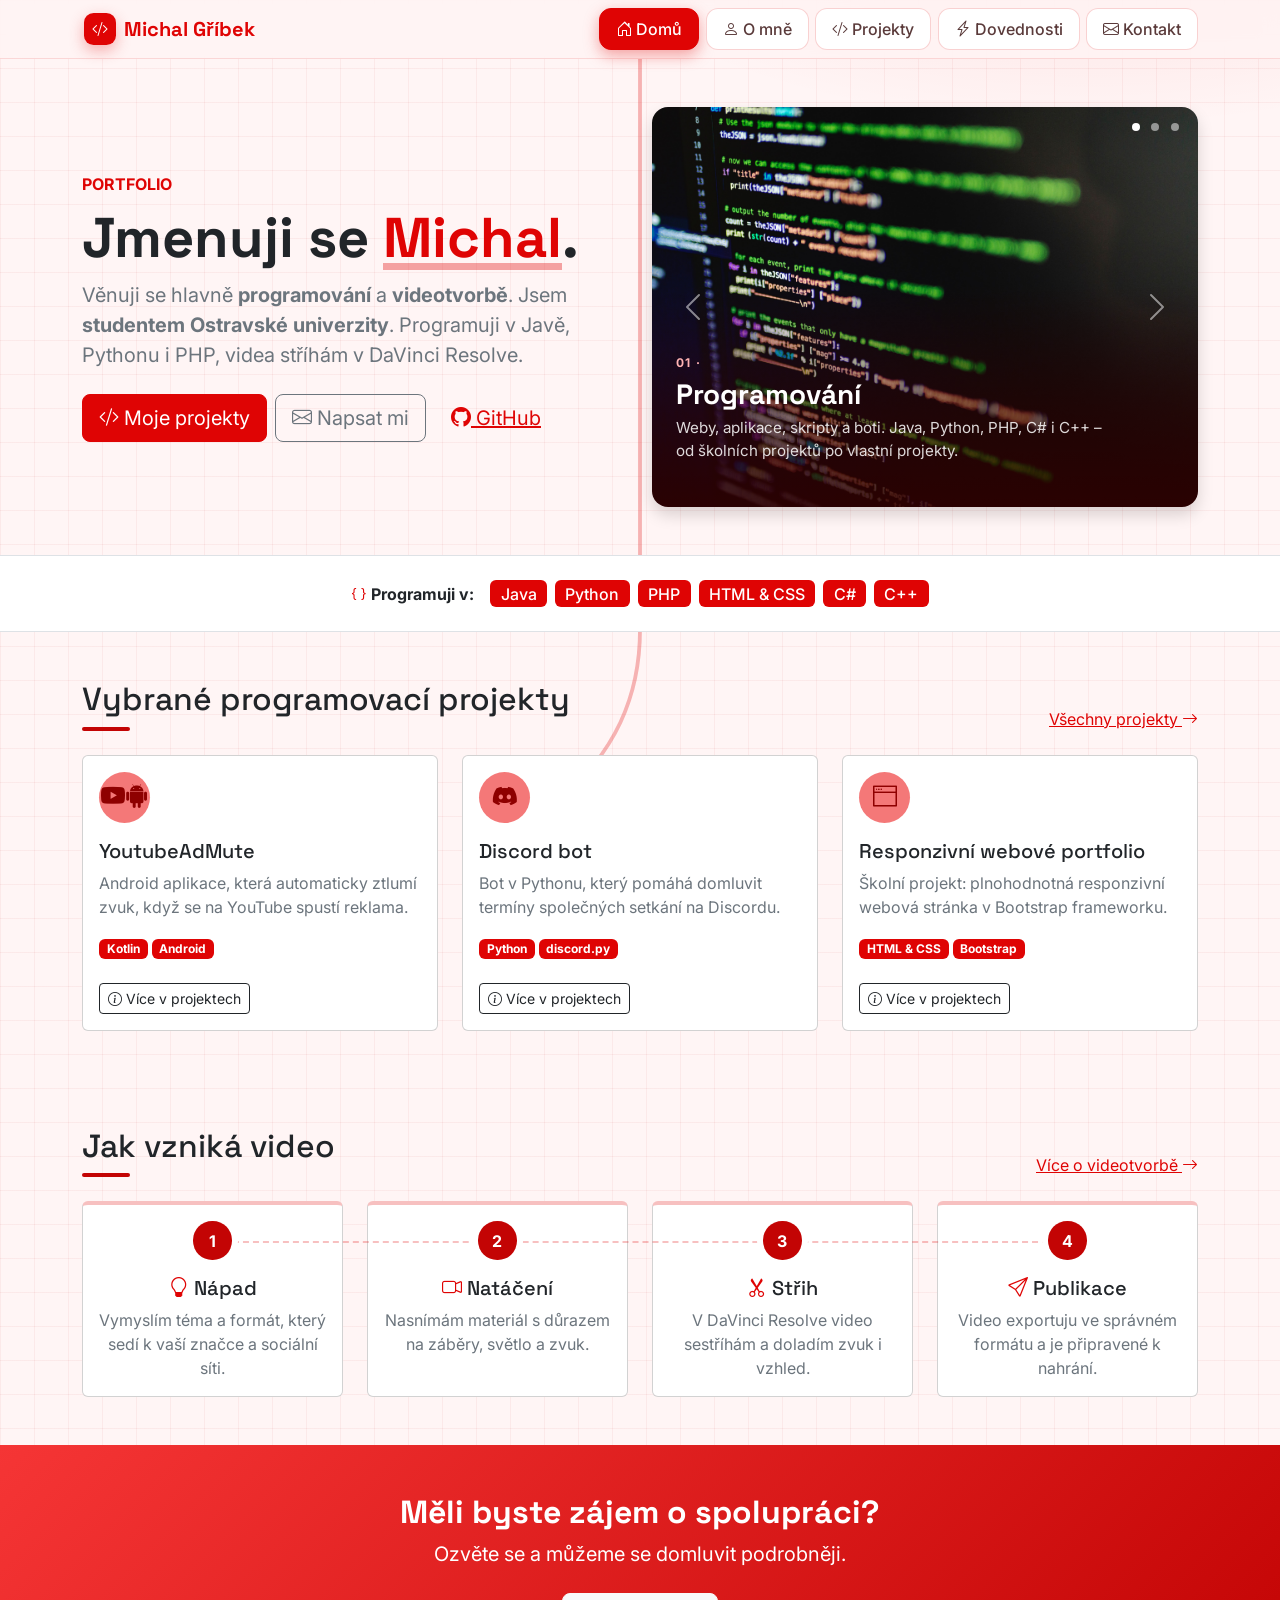
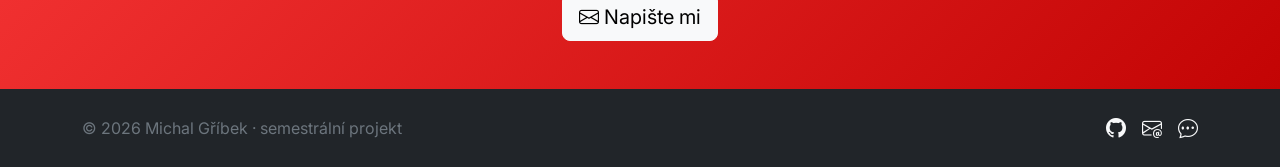
<file: index.html>
<!DOCTYPE html>
<html lang="cs">
<head>
    <meta name="viewport" content="width=device-width, initial-scale=1">
    <meta charset="UTF-8">
    <title>Portfolio</title>
    <link rel="stylesheet" href="css/bootstrap.min.css">
    <link rel="stylesheet" href="css/style.css">
    <link rel="stylesheet" href="https://cdn.jsdelivr.net/npm/bootstrap-icons@1.11.3/font/bootstrap-icons.min.css">
    <link rel="preconnect" href="https://fonts.googleapis.com">
    <link rel="preconnect" href="https://fonts.gstatic.com" crossorigin>
    <link href="https://fonts.googleapis.com/css2?family=Inter:wght@400;500;600&family=Space+Grotesk:wght@500;700&display=swap" rel="stylesheet">
</head>
<body class="d-flex flex-column min-vh-100 index-page">
<header class="site-header">
    <nav class="navbar navbar-expand-lg">
        <div class="container">
            <a class="navbar-brand fw-bold" href="index.html">
                <i class="bi bi-code-slash"></i> Michal Gříbek
            </a>

            <button class="navbar-toggler" type="button" data-bs-toggle="collapse"
                    data-bs-target="#mainNav" aria-controls="mainNav"
                    aria-expanded="false" aria-label="Přepnout navigaci">
                <span class="navbar-toggler-icon"></span>
            </button>

            <div class="collapse navbar-collapse" id="mainNav">
                <ul class="navbar-nav ms-auto">
                    <li class="nav-item">
                        <a class="nav-link active" aria-current="page" href="index.html">
                            <i class="bi bi-house-door"></i> Domů
                        </a>
                    </li>
                    <li class="nav-item">
                        <a class="nav-link" href="aboutme.html"><i class="bi bi-person"></i> O mně</a>
                    </li>
                    <li class="nav-item">
                        <a class="nav-link" href="projects.html"><i class="bi bi-code-slash"></i> Projekty</a>
                    </li>
                    <li class="nav-item">
                        <a class="nav-link" href="skills.html"><i class="bi bi-lightning-charge"></i> Dovednosti</a>
                    </li>
                    <li class="nav-item">
                        <a class="nav-link" href="contact.html"><i class="bi bi-envelope"></i> Kontakt</a>
                    </li>
                </ul>
            </div>
        </div>
    </nav>
</header>

<main class="home-flow">

<section class="py-5">
    <div class="container">
        <div class="row align-items-center g-4">

            <div class="col-lg-6">
                <p class="text-uppercase fw-bold mb-2 text-brand">Portfolio</p>
                <h1 class="display-4 fw-bold">Jmenuji se <span class="hero-name">Michal</span>.</h1>
                <p class="fs-5 text-secondary">
                    Věnuji se hlavně <b>programování</b> a <b>videotvorbě</b>.
                    Jsem <b>studentem Ostravské univerzity</b>. Programuji v Javě, Pythonu i PHP, videa stříhám v DaVinci Resolve.
                </p>

                <div class="d-flex flex-wrap gap-2 mt-4">
                    <a href="projects.html" class="btn btn-brand btn-lg"><i class="bi bi-code-slash"></i> Moje projekty</a>
                    <a href="contact.html" class="btn btn-outline-secondary btn-lg"><i class="bi bi-envelope"></i> Napsat mi</a>
                    <a href="https://github.com/MysaGrib" target="_blank" rel="noopener" class="btn btn-link btn-lg link-brand">
                        <i class="bi bi-github"></i> GitHub
                    </a>
                </div>
            </div>

            <div class="col-lg-6">
                <div id="skillCarousel" class="carousel slide shadow rounded-4 overflow-hidden" data-bs-ride="carousel">
                    <div class="carousel-indicators">
                        <button type="button" data-bs-target="#skillCarousel" data-bs-slide-to="0" class="active" aria-current="true" aria-label="Slide 1"></button>
                        <button type="button" data-bs-target="#skillCarousel" data-bs-slide-to="1" aria-label="Slide 2"></button>
                        <button type="button" data-bs-target="#skillCarousel" data-bs-slide-to="2" aria-label="Slide 3"></button>
                    </div>

                    <div class="carousel-inner">
                        <div class="carousel-item active" data-bs-interval="4000">
                            <img class="d-block w-100" src="photos/programming.jpg" alt="Programování">
                            <div class="carousel-caption">
                                <span class="carousel-kicker">01 ·</span>
                                <h2>Programování</h2>
                                <p>Weby, aplikace, skripty a boti. Java, Python, PHP, C# i C++ – od školních projektů po vlastní projekty.</p>
                            </div>
                        </div>
                        <div class="carousel-item" data-bs-interval="4000">
                            <img class="d-block w-100" src="photos/videoediting.jpg" alt="Videoediting">
                            <div class="carousel-caption">
                                <span class="carousel-kicker">02 ·</span>
                                <h2>Střih, který udrží pozornost</h2>
                                <p>Rytmus, čistý zvuk a barevné ladění. V DaVinci Resolve dotáhnu materiál do finální podoby na míru dané platformy.</p>
                            </div>
                        </div>
                        <div class="carousel-item" data-bs-interval="4000">
                            <img class="d-block w-100" src="photos/videmaking.jpg" alt="Videomaking">
                            <div class="carousel-caption">
                                <span class="carousel-kicker">03 ·</span>
                                <h2>Od nápadu k hotovému videu</h2>
                                <p>Reels a Shorts pro Instagram, TikTok i YouTube – scénář, natáčení, střih a publikace.</p>
                            </div>
                        </div>
                    </div>
                    <button class="carousel-control-prev" type="button" data-bs-target="#skillCarousel" data-bs-slide="prev">
                        <span class="carousel-control-prev-icon" aria-hidden="true"></span>
                        <span class="visually-hidden">Předchozí</span>
                    </button>
                    <button class="carousel-control-next" type="button" data-bs-target="#skillCarousel" data-bs-slide="next">
                        <span class="carousel-control-next-icon" aria-hidden="true"></span>
                        <span class="visually-hidden">Další</span>
                    </button>
                </div>
            </div>

        </div>
    </div>
</section>

<section class="py-4 border-top border-bottom badge-section">
    <div class="container d-flex flex-wrap justify-content-center align-items-center gap-2">
        <span class="fw-bold me-2"><i class="bi bi-braces braces-brand"></i> Programuji v:</span>
        <span class="badge badge-brand fs-6 fw-medium">Java</span>
        <span class="badge badge-brand fs-6 fw-medium">Python</span>
        <span class="badge badge-brand fs-6 fw-medium">PHP</span>
        <span class="badge badge-brand fs-6 fw-medium">HTML &amp; CSS</span>
        <span class="badge badge-brand fs-6 fw-medium">C#</span>
        <span class="badge badge-brand fs-6 fw-medium">C++</span>
    </div>
</section>

<section class="py-5">
    <div class="container">
        <div class="d-flex justify-content-between align-items-end mb-4">
            <h2 class="section-title mb-0">Vybrané programovací projekty</h2>
            <a href="projects.html" class="link-brand">Všechny projekty <i class="bi bi-arrow-right"></i></a>
        </div>
        <div class="row g-4">
            <div class="col-md-6 col-lg-4">
                <div class="card h-100 card-hover">
                    <div class="card-body">
                        <span class="icon-circle mb-3"><i class="bi bi-youtube"></i><i class="bi bi-android2"></i></span>
                        <h3 class="h5 card-title">YoutubeAdMute</h3>
                        <p class="card-text text-secondary">Android aplikace, která automaticky ztlumí zvuk, když se na YouTube spustí reklama.</p>
                        <span class="badge badge-brand">Kotlin</span>
                        <span class="badge badge-brand">Android</span>
                    </div>
                    <div class="card-footer bg-transparent border-0 pb-3">
                        <a href="projects.html" class="btn btn-outline-dark btn-sm">
                            <i class="bi bi-info-circle"></i> Více v projektech
                        </a>
                    </div>
                </div>
            </div>
            <div class="col-md-6 col-lg-4">
                <div class="card h-100 card-hover">
                    <div class="card-body">
                        <span class="icon-circle mb-3"><i class="bi bi-discord"></i></span>
                        <h3 class="h5 card-title">Discord bot</h3>
                        <p class="card-text text-secondary">Bot v Pythonu, který pomáhá domluvit termíny společných setkání na Discordu.</p>
                        <span class="badge badge-brand">Python</span>
                        <span class="badge badge-brand">discord.py</span>
                    </div>
                    <div class="card-footer bg-transparent border-0 pb-3">
                        <a href="projects.html" class="btn btn-outline-dark btn-sm">
                            <i class="bi bi-info-circle"></i> Více v projektech
                        </a>
                    </div>
                </div>
            </div>
            <div class="col-md-6 col-lg-4">
                <div class="card h-100 card-hover">
                    <div class="card-body">
                        <span class="icon-circle mb-3"><i class="bi bi-window-fullscreen"></i></span>
                        <h3 class="h5 card-title">Responzivní webové portfolio</h3>
                        <p class="card-text text-secondary">Školní projekt: plnohodnotná responzivní webová stránka v Bootstrap frameworku.</p>
                        <span class="badge badge-brand">HTML &amp; CSS </span>
                        <span class="badge badge-brand">Bootstrap</span>
                    </div>
                    <div class="card-footer bg-transparent border-0 pb-3">
                        <a href="projects.html" class="btn btn-outline-dark btn-sm">
                            <i class="bi bi-info-circle"></i> Více v projektech
                        </a>
                    </div>
                </div>
            </div>
        </div>
    </div>
</section>

<section class="py-5" id="videoSteps">
    <div class="container">
        <div class="d-flex justify-content-between align-items-end mb-4">
            <h2 class="section-title mb-0">Jak vzniká video</h2>
            <a href="projects.html" class="link-brand">Více o videotvorbě <i class="bi bi-arrow-right"></i></a>
        </div>
        <div class="row g-4">
            <div class="col-sm-6 col-lg-3">
                <div class="card h-100 p-3 text-center">
                    <span class="step-num mx-auto mb-3">1</span>
                    <h3 class="h5"><i class="bi bi-lightbulb text-brand"></i> Nápad</h3>
                    <p class="text-secondary mb-0">Vymyslím téma a formát, který sedí k vaší značce a sociální síti.</p>
                </div>
            </div>
            <div class="col-sm-6 col-lg-3">
                <div class="card h-100 p-3 text-center">
                    <span class="step-num mx-auto mb-3">2</span>
                    <h3 class="h5"><i class="bi bi-camera-video text-brand"></i> Natáčení</h3>
                    <p class="text-secondary mb-0">Nasnímám materiál s důrazem na záběry, světlo a zvuk.</p>
                </div>
            </div>
            <div class="col-sm-6 col-lg-3">
                <div class="card h-100 p-3 text-center">
                    <span class="step-num mx-auto mb-3">3</span>
                    <h3 class="h5"><i class="bi bi-scissors text-brand"></i> Střih</h3>
                    <p class="text-secondary mb-0">V DaVinci Resolve video sestříhám a doladím zvuk i vzhled.</p>
                </div>
            </div>
            <div class="col-sm-6 col-lg-3">
                <div class="card h-100 p-3 text-center">
                    <span class="step-num mx-auto mb-3">4</span>
                    <h3 class="h5"><i class="bi bi-send text-brand"></i> Publikace</h3>
                    <p class="text-secondary mb-0">Video exportuju ve správném formátu a je připravené k nahrání.</p>
                </div>
            </div>
        </div>
    </div>
</section>

<section class="py-5 cta-band text-center">
    <div class="container">
        <h2 class="fw-bold">Měli byste zájem o spolupráci?</h2>
        <p class="fs-5 mb-4">Ozvěte se a můžeme se domluvit podrobněji.</p>
        <a href="contact.html" class="btn btn-light btn-lg"><i class="bi bi-envelope"></i> Napište mi</a>
    </div>
</section>

    <svg class="flow-line" viewBox="0 0 1200 2000" fill="none"
         preserveAspectRatio="none" aria-hidden="true" focusable="false">
        <path class="flow-path"
              d="M 600 0
                 C 600 220, 600 300, 600 700
                 C 600 1000, 250 980, 250 1250
                 C 250 1500, 950 1480, 950 1700
                 C 950 1870, 600 1850, 600 2000"
              stroke="rgba(223, 4, 4, .28)" stroke-width="4" stroke-linecap="round"/>
    </svg>

</main>


<footer class="bg-dark text-light py-4 mt-auto" data-bs-theme="dark">
    <div class="container d-flex flex-column flex-md-row justify-content-between align-items-center gap-2">
        <span class="text-secondary">&copy; 2026 Michal Gříbek · semestrální projekt</span>
        <span class="d-flex gap-3 fs-5">
            <a href="https://github.com/MysaGrib" target="_blank" rel="noopener" class="link-light" aria-label="GitHub"><i class="bi bi-github"></i></a>
            <a href="mailto:michal.gribek@email.cz" class="link-light" aria-label="E-mail"><i class="bi bi-envelope-at"></i></a>
            <a href="contact.html" class="link-light" aria-label="Kontaktní formulář"><i class="bi bi-chat-dots"></i></a>
        </span>
    </div>
</footer>
<script src="js/bootstrap.min.js"></script>
<script src="js/flow-line.js"></script>
</body>
</html>
</file>
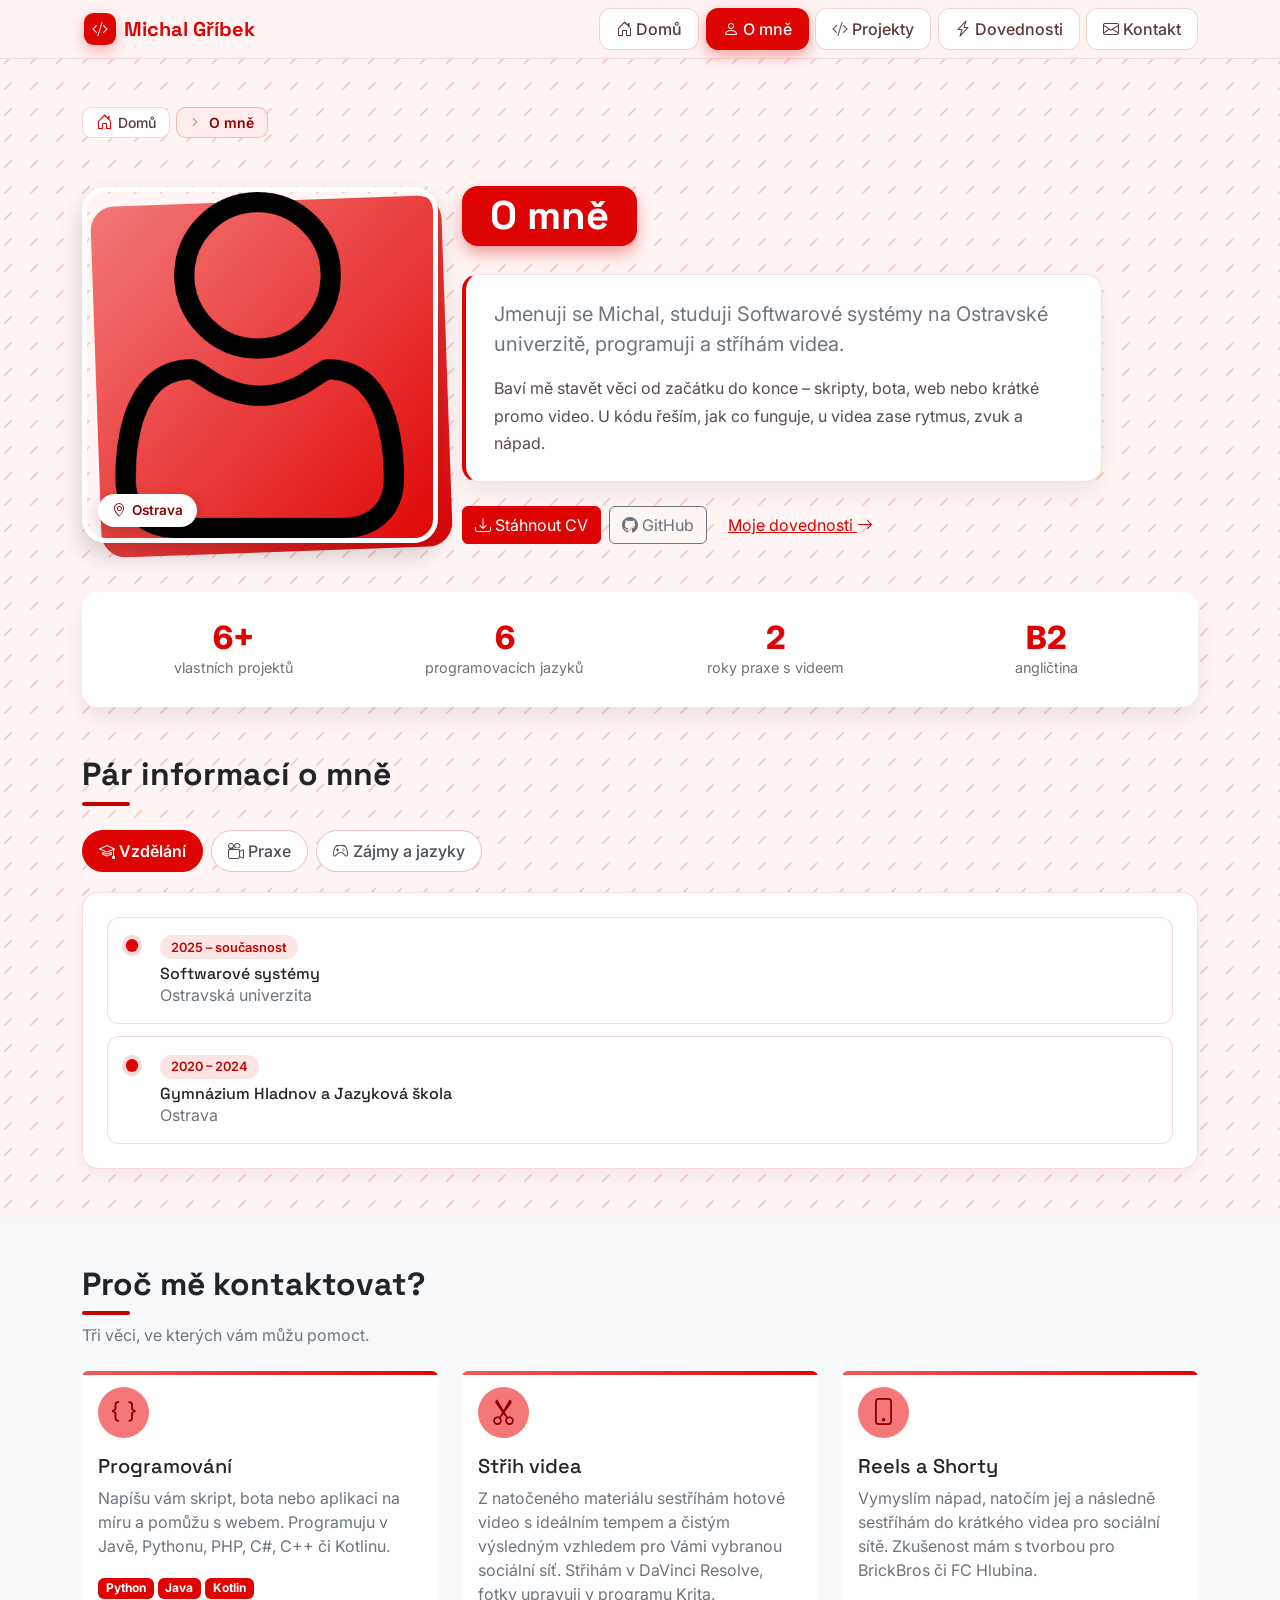
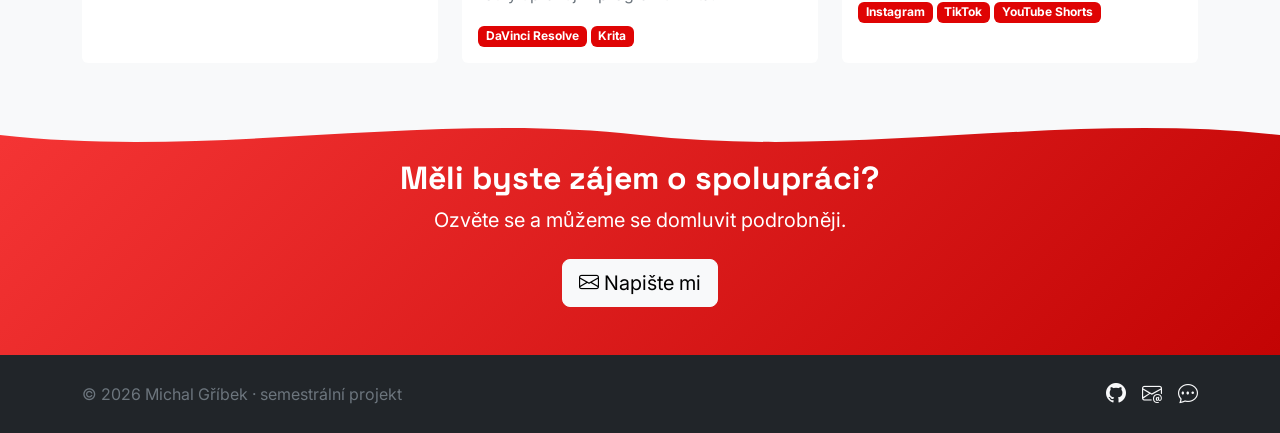
<file: aboutme.html>
<!DOCTYPE html>
<html lang="cs">
<head>
    <meta name="viewport" content="width=device-width, initial-scale=1">
    <meta charset="UTF-8">
    <title>AboutMe</title>
    <link rel="stylesheet" href="css/bootstrap.min.css">
    <link rel="stylesheet" href="css/style.css">
    <link rel="stylesheet" href="https://cdn.jsdelivr.net/npm/bootstrap-icons@1.11.3/font/bootstrap-icons.min.css">
    <link rel="preconnect" href="https://fonts.googleapis.com">
    <link rel="preconnect" href="https://fonts.gstatic.com" crossorigin>
    <link href="https://fonts.googleapis.com/css2?family=Inter:wght@400;500;600&family=Space+Grotesk:wght@500;700&display=swap" rel="stylesheet">
</head>
<body class="d-flex flex-column min-vh-100 about-page">
<header class="site-header">
    <nav class="navbar navbar-expand-lg">
        <div class="container">
            <a class="navbar-brand fw-bold" href="index.html">
                <i class="bi bi-code-slash"></i> Michal Gříbek
            </a>

            <button class="navbar-toggler" type="button" data-bs-toggle="collapse"
                    data-bs-target="#mainNav" aria-controls="mainNav"
                    aria-expanded="false" aria-label="Přepnout navigaci">
                <span class="navbar-toggler-icon"></span>
            </button>

            <div class="collapse navbar-collapse" id="mainNav">
                <ul class="navbar-nav ms-auto">
                    <li class="nav-item">
                        <a class="nav-link" aria-current="page" href="index.html">
                            <i class="bi bi-house-door"></i> Domů
                        </a>
                    </li>
                    <li class="nav-item">
                        <a class="nav-link active" href="aboutme.html"><i class="bi bi-person"></i> O mně</a>
                    </li>
                    <li class="nav-item">
                        <a class="nav-link" href="projects.html"><i class="bi bi-code-slash"></i> Projekty</a>
                    </li>
                    <li class="nav-item">
                        <a class="nav-link" href="skills.html"><i class="bi bi-lightning-charge"></i> Dovednosti</a>
                    </li>
                    <li class="nav-item">
                        <a class="nav-link" href="contact.html"><i class="bi bi-envelope"></i> Kontakt</a>
                    </li>
                </ul>
            </div>
        </div>
    </nav>
</header>


<section class="py-5">
    <div class="container">

        <nav class="page-breadcrumb" aria-label="breadcrumb">
            <ol class="breadcrumb">
                <li class="breadcrumb-item"><a href="index.html"><i class="bi bi-house-door"></i> Domů</a></li>
                <li class="breadcrumb-item active" aria-current="page">O mně</li>
            </ol>
        </nav>

        <div class="row align-items-center g-4 mt-4">
            <div class="col-md-4">
                <div class="about-photo-wrap">
                    <img src="photos/user.png" alt="Michal Gříbek" class="about-photo">
                    <span class="about-photo-badge"><i class="bi bi-geo-alt"></i> Ostrava</span>
                </div>
            </div>
            <div class="col-md-8">
                <h1 class="page-title mb-4"><b>O mně</b></h1>
                <div class="about-intro">
                    <p class="fs-5 text-secondary mb-3">
                        Jmenuji se Michal, studuji Softwarové systémy na Ostravské univerzitě,
                        programuji a stříhám videa.
                    </p>
                    <p class="about-intro-body mb-0">
                        Baví mě stavět věci od začátku do konce – skripty, bota, web nebo krátké promo video.
                        U kódu řeším, jak co funguje, u videa zase rytmus, zvuk a nápad.
                    </p>
                </div>
                <div class="d-flex flex-wrap gap-2 mt-4">
                    <a href="photos/CV.pdf" download class="btn btn-brand"><i class="bi bi-download"></i> Stáhnout CV</a>
                    <a href="https://github.com/MysaGrib" target="_blank" rel="noopener" class="btn btn-outline-secondary">
                        <i class="bi bi-github"></i> GitHub
                    </a>
                    <a href="skills.html" class="btn btn-link link-brand">Moje dovednosti <i class="bi bi-arrow-right"></i></a>
                </div>
            </div>
        </div>
    </div>
</section>

<section class="pb-5">
    <div class="container">
        <div class="stats-card">
            <div class="stat">
                <span class="stat-num">6+</span>
                <span class="stat-label">vlastních projektů</span>
            </div>
            <div class="stat">
                <span class="stat-num">6</span>
                <span class="stat-label">programovacích jazyků</span>
            </div>
            <div class="stat">
                <span class="stat-num">2</span>
                <span class="stat-label">roky praxe s videem</span>
            </div>
            <div class="stat">
                <span class="stat-num">B2</span>
                <span class="stat-label">angličtina</span>
            </div>
        </div>
    </div>
</section>

<section class="pb-5">
    <div class="container">
        <h2 class="section-title mb-4"><b>Pár informací o mně</b></h2>

        <ul class="nav nav-pills about-tabs" id="aboutTabs" role="tablist">
            <li class="nav-item" role="presentation">
                <button class="nav-link active" id="tab-edu" data-bs-toggle="tab" data-bs-target="#pane-edu"
                        type="button" role="tab" aria-controls="pane-edu" aria-selected="true">
                    <i class="bi bi-mortarboard"></i> Vzdělání
                </button>
            </li>
            <li class="nav-item" role="presentation">
                <button class="nav-link" id="tab-work" data-bs-toggle="tab" data-bs-target="#pane-work"
                        type="button" role="tab" aria-controls="pane-work" aria-selected="false">
                    <i class="bi bi-camera-reels"></i> Praxe
                </button>
            </li>
            <li class="nav-item" role="presentation">
                <button class="nav-link" id="tab-hobby" data-bs-toggle="tab" data-bs-target="#pane-hobby"
                        type="button" role="tab" aria-controls="pane-hobby" aria-selected="false">
                    <i class="bi bi-controller"></i> Zájmy a jazyky
                </button>
            </li>
        </ul>

        <div class="tab-content about-tab-content p-4" id="aboutTabsContent">


            <div class="tab-pane fade show active" id="pane-edu" role="tabpanel" aria-labelledby="tab-edu" tabindex="0">
                <ul class="timeline mb-0">
                    <li>
                        <span class="when">2025 – současnost</span>
                        <h3 class="h6 mb-0">Softwarové systémy</h3>
                        <span class="text-secondary">Ostravská univerzita</span>
                    </li>
                    <li>
                        <span class="when">2020 – 2024</span>
                        <h3 class="h6 mb-0">Gymnázium Hladnov a Jazyková škola</h3>
                        <span class="text-secondary">Ostrava</span>
                    </li>
                </ul>
            </div>

            <div class="tab-pane fade" id="pane-work" role="tabpanel" aria-labelledby="tab-work" tabindex="0">
                <ul class="timeline mb-0">
                    <li>
                        <span class="when">duben 2026 – současnost</span>
                        <h3 class="h6 mb-0">BrickBros, Ostrava</h3>
                        <span class="text-secondary">Nápady na sociální sítě, natáčení a střih videí.</span>
                    </li>
                    <li>
                        <span class="when">červenec – říjen 2025</span>
                        <h3 class="h6 mb-0">FC Hlubina, Ostrava</h3>
                        <span class="text-secondary">Nápady na sociální sítě, natáčení a střih videí.</span>
                    </li>
                </ul>
            </div>

            <div class="tab-pane fade" id="pane-hobby" role="tabpanel" aria-labelledby="tab-hobby" tabindex="0">
                <div class="row g-4">
                    <div class="col-md-6">
                        <h3 class="h6"><i class="bi bi-heart"></i> Zájmy</h3>
                        <div class="d-flex flex-wrap gap-2">
                            <span class="badge badge-brand fs-6 fw-medium">Technologie</span>
                            <span class="badge badge-brand fs-6 fw-medium">Počítače</span>
                            <span class="badge badge-brand fs-6 fw-medium">Videohry</span>
                            <span class="badge badge-brand fs-6 fw-medium">Knihy a komiksy</span>
                            <span class="badge badge-brand fs-6 fw-medium">Filmy</span>
                        </div>
                    </div>
                    <div class="col-md-6">
                        <h3 class="h6"><i class="bi bi-translate"></i> Jazyky</h3>
                        <ul class="list-unstyled mb-0">
                            <li>Čeština – rodný jazyk</li>
                            <li>Angličtina – pokročilá, certifikát úrovně B2</li>
                        </ul>
                    </div>
                </div>
            </div>

        </div>
    </div>
</section>

<section class="py-5 bg-body-tertiary">
    <div class="container">
        <h2 class="section-title mb-2"><b>Proč mě kontaktovat?</b></h2>
        <p class="text-secondary mb-4">Tři věci, ve kterých vám můžu pomoct.</p>

        <div class="row g-4">
            <div class="col-md-4">
                <div class="card h-100 card-hover">
                    <div class="card-body">
                        <span class="icon-circle mb-3"><i class="bi bi-braces"></i></span>
                        <h3 class="h5 card-title">Programování</h3>
                        <p class="card-text text-secondary">
                            Napíšu vám skript, bota nebo aplikaci na míru a pomůžu s webem.
                            Programuju v Javě, Pythonu, PHP, C#, C++ či Kotlinu.
                        </p>
                        <span class="badge badge-brand">Python</span>
                        <span class="badge badge-brand">Java</span>
                        <span class="badge badge-brand">Kotlin</span>
                    </div>
                </div>
            </div>
            <div class="col-md-4">
                <div class="card h-100 card-hover">
                    <div class="card-body">
                        <span class="icon-circle mb-3"><i class="bi bi-scissors"></i></span>
                        <h3 class="h5 card-title">Střih videa</h3>
                        <p class="card-text text-secondary">
                            Z natočeného materiálu sestříhám hotové video s ideálním tempem
                            a čistým výsledným vzhledem pro Vámi vybranou sociální síť.
                            Střihám v DaVinci Resolve, fotky upravuji v programu Krita.
                        </p>
                        <span class="badge badge-brand">DaVinci Resolve</span>
                        <span class="badge badge-brand">Krita</span>
                    </div>
                </div>
            </div>
            <div class="col-md-4">
                <div class="card h-100 card-hover">
                    <div class="card-body">
                        <span class="icon-circle mb-3"><i class="bi bi-phone"></i></span>
                        <h3 class="h5 card-title">Reels a Shorty</h3>
                        <p class="card-text text-secondary">
                            Vymyslím nápad, natočím jej a následně sestříhám do krátkého videa pro sociální sítě.
                            Zkušenost mám s tvorbou pro BrickBros či FC Hlubina.
                        </p>
                        <span class="badge badge-brand">Instagram</span>
                        <span class="badge badge-brand">TikTok</span>
                        <span class="badge badge-brand">YouTube Shorts</span>
                    </div>
                </div>
            </div>
        </div>
    </div>
</section>

<section class="py-5 cta-band cta-band-wave text-center">
    <svg class="cta-wave" viewBox="0 0 1440 60" preserveAspectRatio="none" aria-hidden="true">
        <path d="M0,0 L0,30 C240,60 480,0 720,30 C960,60 1200,0 1440,30 L1440,0 Z" fill="#f8f9fa"/>
    </svg>
    <div class="container">
        <h2 class="fw-bold">Měli byste zájem o spolupráci?</h2>
        <p class="fs-5 mb-4">Ozvěte se a můžeme se domluvit podrobněji.</p>
        <a href="contact.html" class="btn btn-light btn-lg"><i class="bi bi-envelope"></i> Napište mi</a>
    </div>
</section>

<footer class="bg-dark text-light py-4 mt-auto" data-bs-theme="dark">
    <div class="container d-flex flex-column flex-md-row justify-content-between align-items-center gap-2">
        <span class="text-secondary">&copy; 2026 Michal Gříbek · semestrální projekt</span>
        <span class="d-flex gap-3 fs-5">
            <a href="https://github.com/MysaGrib" target="_blank" rel="noopener" class="link-light" aria-label="GitHub"><i class="bi bi-github"></i></a>
            <a href="mailto:michal.gribek@email.cz" class="link-light" aria-label="E-mail"><i class="bi bi-envelope-at"></i></a>
            <a href="contact.html" class="link-light" aria-label="Kontaktní formulář"><i class="bi bi-chat-dots"></i></a>
        </span>
    </div>
</footer>
<script src="js/bootstrap.min.js"></script>
</body>
</html>
</file>
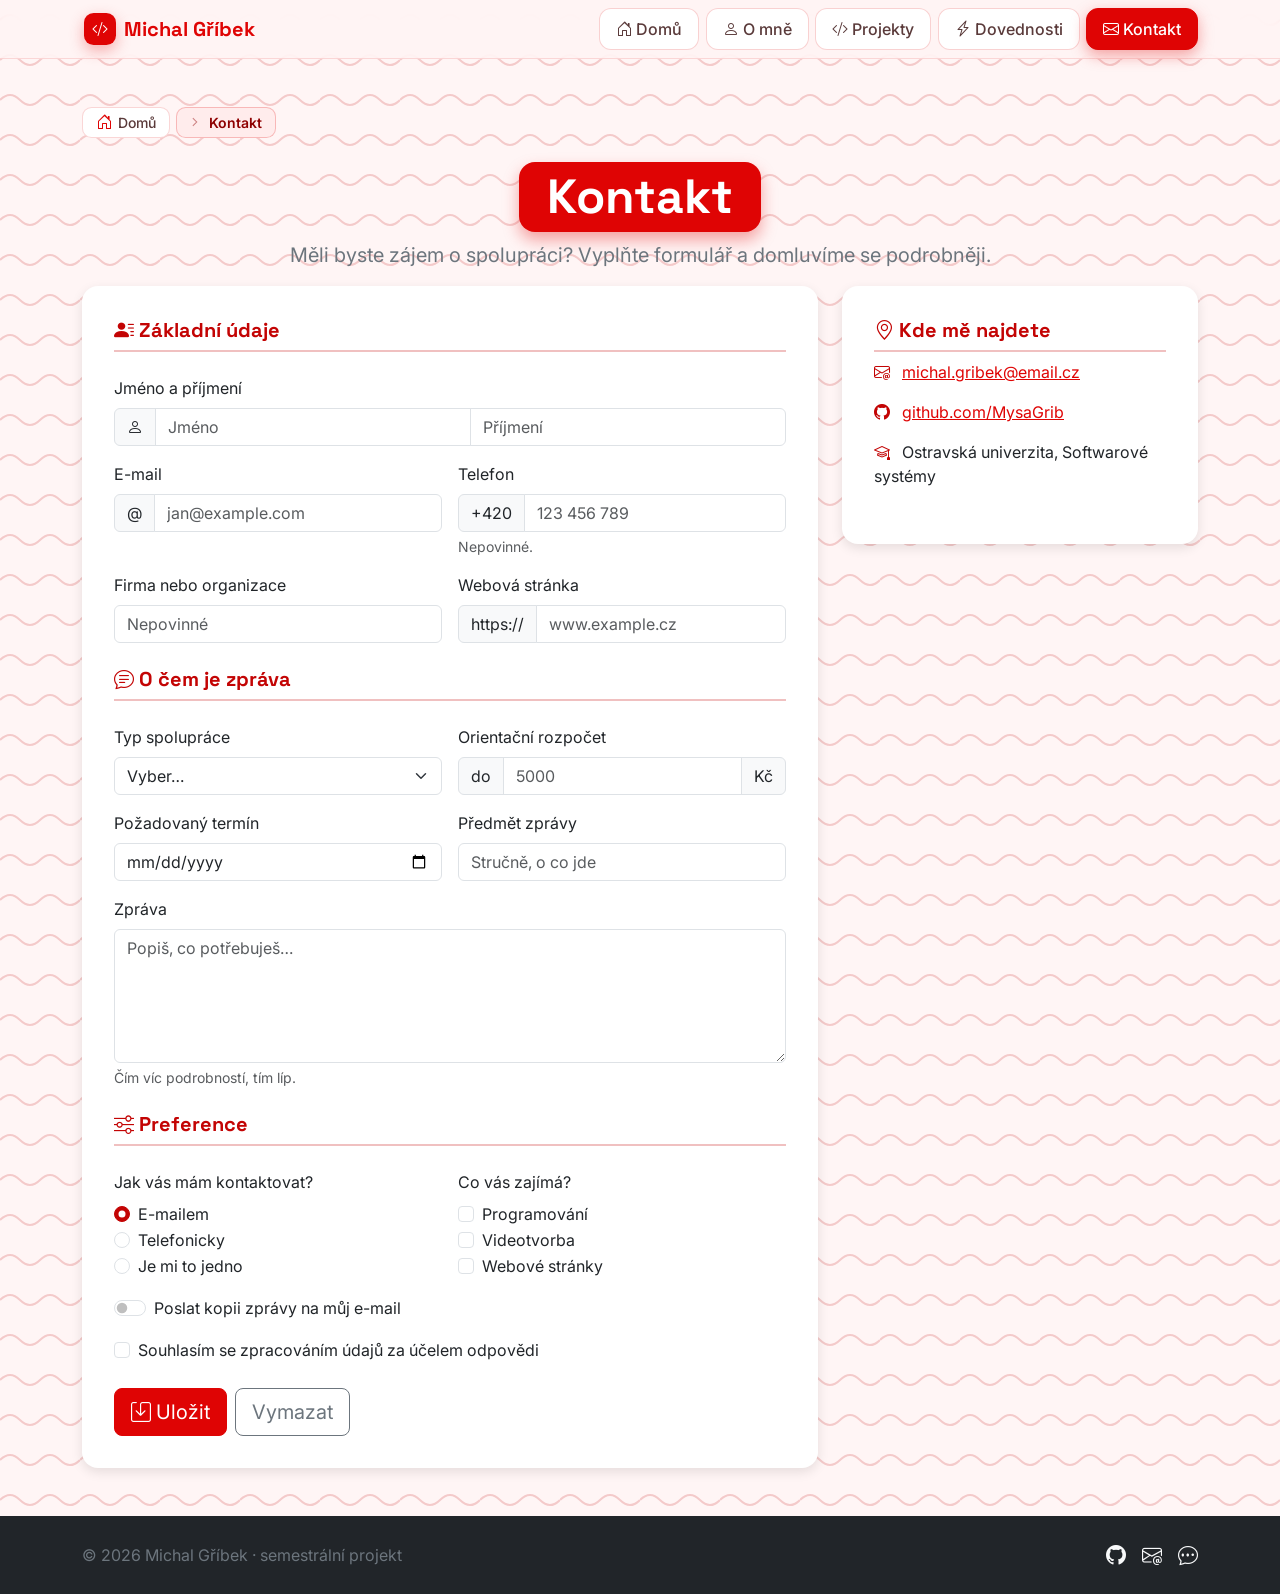
<file: contact.html>
<!DOCTYPE html>
<html lang="cs">
<head>
    <meta name="viewport" content="width=device-width, initial-scale=1">
    <meta charset="UTF-8">
    <title>Contact</title>
    <link rel="stylesheet" href="css/bootstrap.min.css">
    <link rel="stylesheet" href="https://cdn.jsdelivr.net/npm/bootstrap-icons@1.11.3/font/bootstrap-icons.min.css">
    <link rel="stylesheet" href="css/style.css">
    <link rel="preconnect" href="https://fonts.googleapis.com">
    <link rel="preconnect" href="https://fonts.gstatic.com" crossorigin>
    <link href="https://fonts.googleapis.com/css2?family=Inter:wght@400;500;600&family=Space+Grotesk:wght@500;700&display=swap" rel="stylesheet">
</head>
<body class="d-flex flex-column min-vh-100 contact-page">
<header class="site-header">
    <nav class="navbar navbar-expand-lg">
        <div class="container">
            <a class="navbar-brand fw-bold" href="index.html">
                <i class="bi bi-code-slash"></i> Michal Gříbek
            </a>

            <button class="navbar-toggler" type="button" data-bs-toggle="collapse"
                    data-bs-target="#mainNav" aria-controls="mainNav"
                    aria-expanded="false" aria-label="Přepnout navigaci">
                <span class="navbar-toggler-icon"></span>
            </button>

            <div class="collapse navbar-collapse" id="mainNav">
                <ul class="navbar-nav ms-auto">
                    <li class="nav-item">
                        <a class="nav-link" aria-current="page" href="index.html">
                            <i class="bi bi-house-door"></i> Domů
                        </a>
                    </li>
                    <li class="nav-item">
                        <a class="nav-link" href="aboutme.html"><i class="bi bi-person"></i> O mně</a>
                    </li>
                    <li class="nav-item">
                        <a class="nav-link" href="projects.html"><i class="bi bi-code-slash"></i> Projekty</a>
                    </li>
                    <li class="nav-item">
                        <a class="nav-link" href="skills.html"><i class="bi bi-lightning-charge"></i> Dovednosti</a>
                    </li>
                    <li class="nav-item">
                        <a class="nav-link active" href="contact.html"><i class="bi bi-envelope"></i> Kontakt</a>
                    </li>
                </ul>
            </div>
        </div>
    </nav>
</header>


<section class="pt-5 pb-3">
    <div class="container">

        <nav class="page-breadcrumb" aria-label="breadcrumb">
            <ol class="breadcrumb">
                <li class="breadcrumb-item"><a href="index.html"><i class="bi bi-house-door"></i> Domů</a></li>
                <li class="breadcrumb-item active" aria-current="page">Kontakt</li>
            </ol>
        </nav>

        <div class="text-center mt-4">
            <h1 class="fw-bold display-5 page-title" >Kontakt</h1>
            <p class="fs-5 text-secondary mb-0">Měli byste zájem o spolupráci? Vyplňte formulář a domluvíme se podrobněji.</p>
        </div>
    </div>
</section>


<section class="pb-5">
    <div class="container">
        <div class="row g-4">


            <div class="col-lg-8">

                <div id="formOk" class="alert alert-success d-none" role="alert">
                    <i class="bi bi-check-circle"></i> Formulář je správně vyplněný a uložený. Děkuji!
                </div>

                <form id="contactForm" class="form-card needs-validation" novalidate>
                    <div class="row g-3">


                        <div class="col-12">
                            <h2 class="h5 form-legend"><i class="bi bi-person-lines-fill"></i> Základní údaje</h2>
                        </div>


                        <div class="col-12">
                            <label for="firstName" class="form-label">Jméno a příjmení</label>
                            <div class="input-group has-validation">
                                <span class="input-group-text"><i class="bi bi-person"></i></span>
                                <input type="text" id="firstName" class="form-control" placeholder="Jméno"
                                       aria-label="Jméno" autocomplete="given-name" required>
                                <input type="text" id="lastName" class="form-control" placeholder="Příjmení"
                                       aria-label="Příjmení" autocomplete="family-name" required>
                                <div class="invalid-feedback">Vyplň prosím jméno i příjmení.</div>
                            </div>
                        </div>


                        <div class="col-md-6">
                            <label for="email" class="form-label">E-mail</label>
                            <div class="input-group has-validation">
                                <span class="input-group-text">@</span>
                                <input type="email" id="email" class="form-control" placeholder="jan@example.com"
                                       autocomplete="email" required>
                                <div class="invalid-feedback">Zadej platnou e-mailovou adresu.</div>
                            </div>
                        </div>


                        <div class="col-md-6">
                            <label for="phone" class="form-label">Telefon</label>
                            <div class="input-group has-validation">
                                <span class="input-group-text">+420</span>
                                <input type="tel" id="phone" class="form-control" placeholder="123 456 789"
                                       pattern="[0-9 ]{9,11}" autocomplete="tel-national" aria-describedby="phoneHelp">
                                <div class="invalid-feedback">Zadej 9 číslic, případně s mezerami.</div>
                            </div>
                            <div id="phoneHelp" class="form-text">Nepovinné.</div>
                        </div>


                        <div class="col-md-6">
                            <label for="company" class="form-label">Firma nebo organizace</label>
                            <input type="text" id="company" class="form-control" placeholder="Nepovinné"
                                   autocomplete="organization">
                        </div>


                        <div class="col-md-6">
                            <label for="website" class="form-label">Webová stránka</label>
                            <div class="input-group">
                                <span class="input-group-text">https://</span>
                                <input type="text" id="website" class="form-control" placeholder="www.example.cz">
                            </div>
                        </div>


                        <div class="col-12 mt-4">
                            <h2 class="h5 form-legend"><i class="bi bi-chat-text"></i> O čem je zpráva</h2>
                        </div>


                        <div class="col-md-6">
                            <label for="topic" class="form-label">Typ spolupráce</label>
                            <select id="topic" class="form-select" required>
                                <option value="" selected disabled>Vyber…</option>
                                <option value="video">Tvorba videa</option>
                                <option value="strih">Střih videa</option>
                                <option value="reels">Reels a Shorty</option>
                                <option value="programovani">Programování</option>
                                <option value="web">Webová stránka</option>
                                <option value="jine">Jiné</option>
                            </select>
                            <div class="invalid-feedback">Vyber typ spolupráce.</div>
                        </div>


                        <div class="col-md-6">
                            <label for="budget" class="form-label">Orientační rozpočet</label>
                            <div class="input-group">
                                <span class="input-group-text">do</span>
                                <input type="number" id="budget" class="form-control" min="0" step="500" placeholder="5000">
                                <span class="input-group-text">Kč</span>
                            </div>
                        </div>


                        <div class="col-md-6">
                            <label for="deadline" class="form-label">Požadovaný termín</label>
                            <input type="date" id="deadline" class="form-control">
                        </div>


                        <div class="col-md-6">
                            <label for="subject" class="form-label">Předmět zprávy</label>
                            <input type="text" id="subject" class="form-control" placeholder="Stručně, o co jde" required>
                            <div class="invalid-feedback">Napiš prosím předmět.</div>
                        </div>


                        <div class="col-12">
                            <label for="message" class="form-label">Zpráva</label>
                            <textarea id="message" class="form-control" rows="5" minlength="10"
                                      placeholder="Popiš, co potřebuješ…" aria-describedby="messageHelp" required></textarea>
                            <div id="messageHelp" class="form-text">Čím víc podrobností, tím líp.</div>
                            <div class="invalid-feedback">Napiš prosím zprávu (aspoň 10 znaků).</div>
                        </div>


                        <div class="col-12 mt-4">
                            <h2 class="h5 form-legend"><i class="bi bi-sliders"></i> Preference</h2>
                        </div>


                        <div class="col-md-6">
                            <p class="form-label mb-2">Jak vás mám kontaktovat?</p>
                            <div class="form-check">
                                <input class="form-check-input" type="radio" name="contactBy" id="byMail" checked>
                                <label class="form-check-label" for="byMail">E-mailem</label>
                            </div>
                            <div class="form-check">
                                <input class="form-check-input" type="radio" name="contactBy" id="byPhone">
                                <label class="form-check-label" for="byPhone">Telefonicky</label>
                            </div>
                            <div class="form-check">
                                <input class="form-check-input" type="radio" name="contactBy" id="byAny">
                                <label class="form-check-label" for="byAny">Je mi to jedno</label>
                            </div>
                        </div>


                        <div class="col-md-6">
                            <p class="form-label mb-2">Co vás zajímá?</p>
                            <div class="form-check">
                                <input class="form-check-input" type="checkbox" id="intCode">
                                <label class="form-check-label" for="intCode">Programování</label>
                            </div>
                            <div class="form-check">
                                <input class="form-check-input" type="checkbox" id="intVideo">
                                <label class="form-check-label" for="intVideo">Videotvorba</label>
                            </div>
                            <div class="form-check">
                                <input class="form-check-input" type="checkbox" id="intWeb">
                                <label class="form-check-label" for="intWeb">Webové stránky</label>
                            </div>
                        </div>


                        <div class="col-12">
                            <div class="form-check form-switch">
                                <input class="form-check-input" type="checkbox" role="switch" id="copy">
                                <label class="form-check-label" for="copy">Poslat kopii zprávy na můj e-mail</label>
                            </div>
                        </div>


                        <div class="col-12">
                            <div class="form-check">
                                <input class="form-check-input" type="checkbox" id="agree" required>
                                <label class="form-check-label" for="agree">Souhlasím se zpracováním údajů za účelem odpovědi</label>
                                <div class="invalid-feedback">Bez souhlasu formulář nelze uložit.</div>
                            </div>
                        </div>


                        <div class="col-12 mt-4 d-flex flex-wrap gap-2">
                            <button type="submit" class="btn btn-brand btn-lg"><i class="bi bi-save"></i> Uložit</button>
                            <button type="reset" class="btn btn-outline-secondary btn-lg">Vymazat</button>
                        </div>

                    </div>
                </form>
            </div>


            <div class="col-lg-4">
                <div class="form-card">
                    <h2 class="h5 form-legend"><i class="bi bi-geo-alt"></i> Kde mě najdete</h2>
                    <ul class="list-unstyled mb-4">
                        <li class="mb-3">
                            <i class="bi bi-envelope-at contact-icon"></i>
                            <a href="mailto:michal.gribek@email.cz" class="link-brand">michal.gribek@email.cz</a>
                        </li>
                        <li class="mb-3">
                            <i class="bi bi-github contact-icon"></i>
                            <a href="https://github.com/MysaGrib" target="_blank" rel="noopener" class="link-brand">github.com/MysaGrib</a>
                        </li>
                        <li>
                            <i class="bi bi-mortarboard contact-icon"></i>
                            Ostravská univerzita, Softwarové systémy
                        </li>
                    </ul>
                </div>
            </div>

        </div>
    </div>
</section>

<footer class="bg-dark text-light py-4 mt-auto" data-bs-theme="dark">
    <div class="container d-flex flex-column flex-md-row justify-content-between align-items-center gap-2">
        <span class="text-secondary">&copy; 2026 Michal Gříbek · semestrální projekt</span>
        <span class="d-flex gap-3 fs-5">
            <a href="https://github.com/MysaGrib" target="_blank" rel="noopener" class="link-light" aria-label="GitHub"><i class="bi bi-github"></i></a>
            <a href="mailto:michal.gribek@email.cz" class="link-light" aria-label="E-mail"><i class="bi bi-envelope-at"></i></a>
            <a href="contact.html" class="link-light" aria-label="Kontaktní formulář"><i class="bi bi-chat-dots"></i></a>
        </span>
    </div>
</footer>

<script src="js/bootstrap.min.js"></script>
<script>
    const form = document.getElementById('contactForm');
    const ok = document.getElementById('formOk');

    form.addEventListener('submit', (e) => {
        e.preventDefault();
        if (!form.checkValidity()) {
            form.classList.add('was-validated');
            return;
        }
        ok.classList.remove('d-none');
        ok.scrollIntoView({ behavior: 'smooth', block: 'center' });
        form.reset();
        form.classList.remove('was-validated');
    });

    form.addEventListener('reset', () => form.classList.remove('was-validated'));
</script>
</body>
</html>
</file>
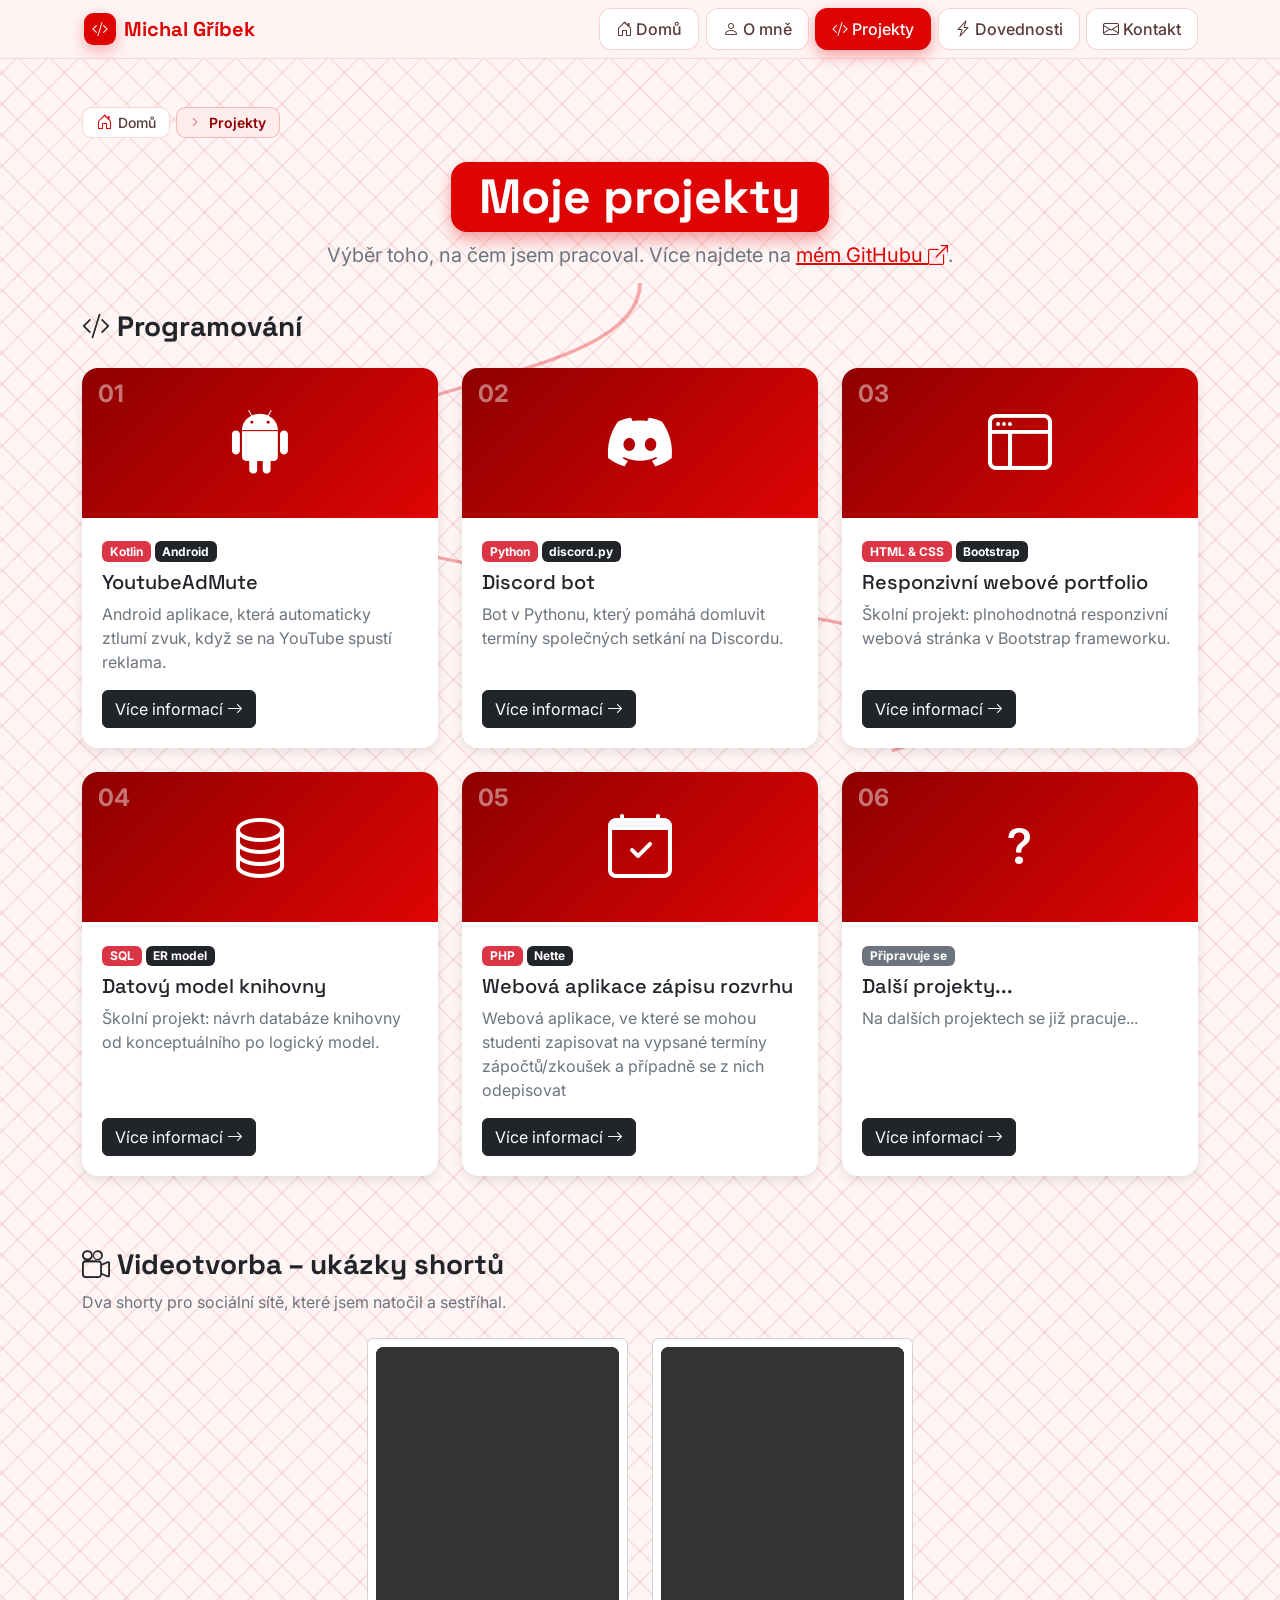
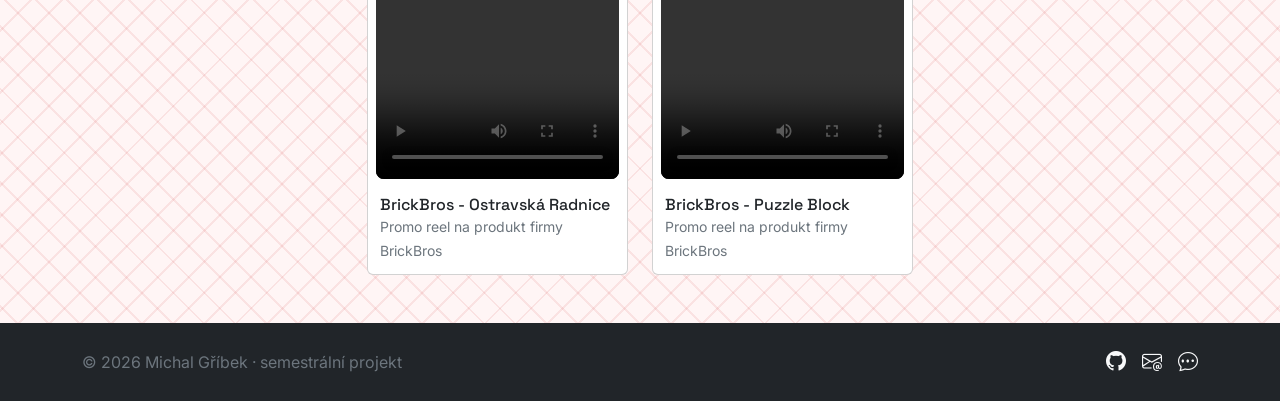
<file: projects.html>
<!DOCTYPE html>
<html lang="cs">
<head>
    <meta name="viewport" content="width=device-width, initial-scale=1">
    <meta charset="UTF-8">
    <title>Projects</title>
    <link rel="stylesheet" href="css/bootstrap.min.css">
    <link rel="stylesheet" href="https://cdn.jsdelivr.net/npm/bootstrap-icons@1.11.3/font/bootstrap-icons.min.css">
    <link rel="stylesheet" href="css/style.css">
    <link rel="preconnect" href="https://fonts.googleapis.com">
    <link rel="preconnect" href="https://fonts.gstatic.com" crossorigin>
    <link href="https://fonts.googleapis.com/css2?family=Inter:wght@400;500;600&family=Space+Grotesk:wght@500;700&display=swap" rel="stylesheet">
</head>
<body class="d-flex flex-column min-vh-100 projects-page">
<header class="site-header">
    <nav class="navbar navbar-expand-lg">
        <div class="container">
            <a class="navbar-brand fw-bold" href="index.html">
                <i class="bi bi-code-slash"></i> Michal Gříbek
            </a>

            <button class="navbar-toggler" type="button" data-bs-toggle="collapse"
                    data-bs-target="#mainNav" aria-controls="mainNav"
                    aria-expanded="false" aria-label="Přepnout navigaci">
                <span class="navbar-toggler-icon"></span>
            </button>

            <div class="collapse navbar-collapse" id="mainNav">
                <ul class="navbar-nav ms-auto">
                    <li class="nav-item">
                        <a class="nav-link" aria-current="page" href="index.html">
                            <i class="bi bi-house-door"></i> Domů
                        </a>
                    </li>
                    <li class="nav-item">
                        <a class="nav-link" href="aboutme.html"><i class="bi bi-person"></i> O mně</a>
                    </li>
                    <li class="nav-item">
                        <a class="nav-link active" href="projects.html"><i class="bi bi-code-slash"></i> Projekty</a>
                    </li>
                    <li class="nav-item">
                        <a class="nav-link" href="skills.html"><i class="bi bi-lightning-charge"></i> Dovednosti</a>
                    </li>
                    <li class="nav-item">
                        <a class="nav-link" href="contact.html"><i class="bi bi-envelope"></i> Kontakt</a>
                    </li>
                </ul>
            </div>
        </div>
    </nav>
</header>

<main class="projects-flow">


    <section class="pt-5 pb-3">
        <div class="container">

            <nav class="page-breadcrumb" aria-label="breadcrumb">
                <ol class="breadcrumb">
                    <li class="breadcrumb-item"><a href="index.html"><i class="bi bi-house-door"></i> Domů</a></li>
                    <li class="breadcrumb-item active" aria-current="page">Projekty</li>
                </ol>
            </nav>

            <div class="text-center mt-4">
                <h1 class="fw-bold display-5 page-title">Moje projekty</h1>
                <p class="fs-5 text-secondary mb-0">Výběr toho, na čem jsem pracoval. Více najdete na
                    <a href="https://github.com/MysaGrib" target="_blank" rel="noopener" class="link-brand">mém GitHubu <i class="bi bi-box-arrow-up-right"></i></a>.
                </p>
            </div>
        </div>
    </section>


    <section class="py-4">
        <div class="container">
            <h2 class="h3 fw-bold mb-4"><i class="bi bi-code-slash"></i> Programování</h2>

            <div class="row g-4">

                <div class="col-md-6 col-lg-4">
                    <article class="project-card h-100">
                        <div class="project-cover">
                            <span class="project-num">01</span>
                            <i class="bi bi-android2"></i>
                        </div>
                        <div class="project-body">
                            <div class="mb-2">
                                <span class="badge text-bg-danger">Kotlin</span>
                                <span class="badge text-bg-dark">Android</span>
                            </div>
                            <h3 class="h5">YoutubeAdMute</h3>
                            <p class="text-secondary">Android aplikace, která automaticky ztlumí zvuk, když se na YouTube spustí reklama.</p>
                            <button type="button" class="btn btn-dark mt-auto" data-bs-toggle="modal" data-bs-target="#projectModal"
                                    data-title="YoutubeAdMute"
                                    data-num="01"
                                    data-icon="bi bi-android2"
                                    data-desc="Android aplikace napsaná v Kotlinu. Rozpozná, že se na YouTube přehrává reklama, a po dobu reklamy automaticky ztlumí zvuk telefonu. Po skončení reklamy se zvuk vrátí."
                                    data-tech="Kotlin, Android"
                                    data-learned="Práce s Android Studiem a se systémovými službami telefonu."
                                    data-link="https://github.com/MysaGrib/YoutubeAdMute">
                                Více informací <i class="bi bi-arrow-right"></i>
                            </button>
                        </div>
                    </article>
                </div>

                <div class="col-md-6 col-lg-4">
                    <article class="project-card h-100">
                        <div class="project-cover">
                            <span class="project-num">02</span>
                            <i class="bi bi-discord"></i>
                        </div>
                        <div class="project-body">
                            <div class="mb-2">
                                <span class="badge text-bg-danger">Python</span>
                                <span class="badge text-bg-dark">discord.py</span>
                            </div>
                            <h3 class="h5">Discord bot</h3>
                            <p class="text-secondary">Bot v Pythonu, který pomáhá domluvit termíny společných setkání na Discordu.</p>
                            <button type="button" class="btn btn-dark mt-auto" data-bs-toggle="modal" data-bs-target="#projectModal"
                                    data-title="Discord bot pro plánování"
                                    data-num="02"
                                    data-icon="bi bi-discord"
                                    data-desc="Discord bot v Pythonu s knihovnou discord.py. Pomocí příkazu založí hlasování o dalším termínu a upozorní příslušnou roli na serveru, aby se členové skupiny snáze domluvili."
                                    data-tech="Python, discord.py"
                                    data-learned="Práce s asynchronním programováním a s Discord API."
                                    data-link="https://github.com/MysaGrib/DiscordScheduleBot">
                                Více informací <i class="bi bi-arrow-right"></i>
                            </button>
                        </div>
                    </article>
                </div>

                <div class="col-md-6 col-lg-4">
                    <article class="project-card h-100">
                        <div class="project-cover">
                            <span class="project-num">03</span>
                            <i class="bi bi-window-sidebar"></i>
                        </div>
                        <div class="project-body">
                            <div class="mb-2">
                                <span class="badge text-bg-danger">HTML &amp; CSS</span>
                                <span class="badge text-bg-dark">Bootstrap</span>
                            </div>
                            <h3 class="h5">Responzivní webové portfolio</h3>
                            <p class="text-secondary">Školní projekt: plnohodnotná responzivní webová stránka v Bootstrap frameworku.</p>
                            <button type="button" class="btn btn-dark mt-auto" data-bs-toggle="modal" data-bs-target="#projectModal"
                                    data-title="Responzivní webové portfolio"
                                    data-num="03"
                                    data-icon="bi bi-window-sidebar"
                                    data-desc="Víceúrovňový responzivní web, který právě prohlížíte. Obsahuje carousel, záložky, modální okno, tabulku s vyhledáváním a formulář."
                                    data-tech="HTML, CSS, JavaScript, Bootstrap 5"
                                    data-learned="Responzivní layout, komponenty Bootstrapu a nasazení na GitHub Pages."
                                    data-link="https://github.com/MysaGrib/REWBFinalProject">
                                Více informací <i class="bi bi-arrow-right"></i>
                            </button>
                        </div>
                    </article>
                </div>

                <div class="col-md-6 col-lg-4">
                    <article class="project-card h-100">
                        <div class="project-cover">
                            <span class="project-num">04</span>
                            <i class="bi bi-database"></i>
                        </div>
                        <div class="project-body">
                            <div class="mb-2">
                                <span class="badge text-bg-danger">SQL</span>
                                <span class="badge text-bg-dark">ER model</span>
                            </div>
                            <h3 class="h5">Datový model knihovny</h3>
                            <p class="text-secondary">Školní projekt: návrh databáze knihovny od konceptuálního po logický model.</p>
                            <button type="button" class="btn btn-dark mt-auto" data-bs-toggle="modal" data-bs-target="#projectModal"
                                    data-title="Datový model knihovny"
                                    data-num="04"
                                    data-icon="bi bi-database"
                                    data-desc="Návrh databáze knihovny v nástroji Oracle SQL Developer Data Modeler: entity, atributy a vztahy mezi nimi, od konceptuálního po logický model."
                                    data-tech="Oracle SQL Developer Data Modeler, SQL, ER model"
                                    data-learned="Návrh entit, vztahů a klíčů v relační databázi."
                                    data-link="">
                                Více informací <i class="bi bi-arrow-right"></i>
                            </button>
                        </div>
                    </article>
                </div>

                <div class="col-md-6 col-lg-4">
                    <article class="project-card h-100">
                        <div class="project-cover">
                            <span class="project-num">05</span>
                            <i class="bi bi-calendar-check"></i>
                        </div>
                        <div class="project-body">
                            <div class="mb-2">
                                <span class="badge text-bg-danger">PHP</span>
                                <span class="badge text-bg-dark">Nette</span>
                            </div>
                            <h3 class="h5">Webová aplikace zápisu rozvrhu</h3>
                            <p class="text-secondary">Webová aplikace, ve které se mohou studenti zapisovat na vypsané termíny zápočtů/zkoušek a případně se z nich odepisovat</p>
                            <button type="button" class="btn btn-dark mt-auto" data-bs-toggle="modal" data-bs-target="#projectModal"
                                    data-title="Webová aplikace zápisu rozvrhu"
                                    data-num="05"
                                    data-icon="bi bi-calendar-check"
                                    data-desc="Webová aplikace, ve které se mohou studenti zapisovat na vypsané termíny zápočtů/zkoušek a případně se z nich odepisovat. Aplikace pracuje s databází MySQL a využívá frameworku Nette."
                                    data-tech="PHP, HTML, MySQL, Nette"
                                    data-learned="Práce s PHP, propojení webové aplikace s databází MySQL, Práce s frameworkem Nette."
                                    data-link="">
                                Více informací <i class="bi bi-arrow-right"></i>
                            </button>
                        </div>
                    </article>
                </div>


                <div class="col-md-6 col-lg-4">
                    <article class="project-card h-100">
                        <div class="project-cover">
                            <span class="project-num">06</span>
                            <i class="bi bi-question"></i>
                        </div>
                        <div class="project-body">
                            <div class="mb-2">
                                <span class="badge text-bg-secondary">Připravuje se</span>
                            </div>
                            <h3 class="h5">Další projekty...</h3>
                            <p class="text-secondary">Na dalších projektech se již pracuje...</p>
                            <button type="button" class="btn btn-dark mt-auto" data-bs-toggle="modal" data-bs-target="#projectModal"
                                    data-title="Další projekty"
                                    data-num="06"
                                    data-icon="bi bi-question"
                                    data-desc="Na dalších projektech se již pracuje..."
                                    data-tech=""
                                    data-learned="..."
                                    data-link="">
                                Více informací <i class="bi bi-arrow-right"></i>
                            </button>
                        </div>
                    </article>
                </div>

            </div>
        </div>
    </section>

    <section class="py-5">
        <div class="container">
            <h2 class="h3 fw-bold mb-2"><i class="bi bi-camera-reels"></i> Videotvorba – ukázky shortů</h2>
            <p class="text-secondary mb-4">Dva shorty pro sociální sítě, které jsem natočil a sestříhal.</p>

            <div class="row g-4 justify-content-center">
                <div class="col-8 col-sm-6 col-md-4 col-lg-3">
                    <div class="card card-hover p-2">
                        <div class="ratio reel-ratio">
                            <video controls preload="metadata">
                                <source src="videos/RadniceOprava.mp4" type="video/mp4">
                                Váš prohlížeč nepodporuje přehrávání videa.
                            </video>
                        </div>
                        <div class="card-body px-1 pb-1">
                            <h3 class="h6 mb-0">BrickBros - Ostravská Radnice</h3>
                            <small class="text-secondary">Promo reel na produkt firmy BrickBros</small>
                        </div>
                    </div>
                </div>
                <div class="col-8 col-sm-6 col-md-4 col-lg-3">
                    <div class="card card-hover p-2">
                        <div class="ratio reel-ratio">
                            <video controls preload="metadata">
                                <source src="videos/BBPuzzleBlock.mp4" type="video/mp4">
                                Váš prohlížeč nepodporuje přehrávání videa.
                            </video>
                        </div>
                        <div class="card-body px-1 pb-1">
                            <h3 class="h6 mb-0">BrickBros - Puzzle Block</h3>
                            <small class="text-secondary">Promo reel na produkt firmy BrickBros</small>
                        </div>
                    </div>
                </div>
            </div>
        </div>
    </section>


    <svg class="flow-line" viewBox="0 0 1200 2000" fill="none"
         preserveAspectRatio="none" aria-hidden="true" focusable="false">
        <path class="flow-path"
              d="M 600 0
                 C 600 130, 240 120, 240 250
                 C 240 380, 960 370, 960 500
                 C 960 630, 240 620, 240 750
                 C 240 880, 960 870, 960 1000
                 C 960 1130, 240 1120, 240 1250
                 C 240 1380, 960 1370, 960 1500
                 C 960 1630, 240 1620, 240 1750
                 C 240 1880, 600 1870, 600 2000"
              stroke="rgba(223, 4, 4, .32)" stroke-width="4" stroke-linecap="round"/>
    </svg>

</main>

<div class="modal fade" id="projectModal" tabindex="-1" aria-labelledby="projectModalLabel" aria-hidden="true">
    <div class="modal-dialog modal-dialog-centered modal-dialog-scrollable modal-fullscreen-md-down">
        <div class="modal-content">
            <div class="modal-banner">
                <button type="button" class="btn-close btn-close-white modal-banner-close" data-bs-dismiss="modal" aria-label="Zavřít"></button>
                <span class="modal-banner-num" id="modalNum">01</span>
                <p class="modal-banner-kicker" id="modalCat">Programování</p>
                <h2 class="modal-title" id="projectModalLabel">Projekt</h2>
                <i class="modal-banner-icon bi bi-code-slash" id="modalIcon" aria-hidden="true"></i>
            </div>
            <div class="modal-body">
                <div class="row g-4">
                    <div class="col-lg-7" id="modalInfo">
                        <p id="modalDesc" class="modal-desc"></p>

                        <div id="modalLearnedWrap" class="d-none">
                            <h3 class="h6 text-secondary mt-4">Co jsem se naučil</h3>
                            <p id="modalLearned" class="mb-0"></p>
                        </div>
                    </div>
                    <div class="col-lg-5" id="modalTechCol">
                        <div class="modal-meta">
                            <h3 class="h6">Použité technologie</h3>
                            <div id="modalTech" class="modal-tech"></div>
                        </div>
                    </div>
                </div>
            </div>
            <div class="modal-footer">
                <a id="modalLink" href="#" target="_blank" rel="noopener" class="btn btn-outline-dark">
                    <i class="bi bi-github"></i> Zobrazit na GitHubu
                </a>
                <button type="button" class="btn btn-secondary" data-bs-dismiss="modal">Zavřít</button>
            </div>
        </div>
    </div>
</div>

<footer class="bg-dark text-light py-4 mt-auto" data-bs-theme="dark">
    <div class="container d-flex flex-column flex-md-row justify-content-between align-items-center gap-2">
        <span class="text-secondary">&copy; 2026 Michal Gříbek · semestrální projekt</span>
        <span class="d-flex gap-3 fs-5">
            <a href="https://github.com/MysaGrib" target="_blank" rel="noopener" class="link-light" aria-label="GitHub"><i class="bi bi-github"></i></a>
            <a href="mailto:michal.gribek@email.cz" class="link-light" aria-label="E-mail"><i class="bi bi-envelope-at"></i></a>
            <a href="contact.html" class="link-light" aria-label="Kontaktní formulář"><i class="bi bi-chat-dots"></i></a>
        </span>
    </div>
</footer>

<script src="js/bootstrap.min.js"></script>
<script>
    const projectModal = document.getElementById('projectModal');

    projectModal.addEventListener('show.bs.modal', (event) => {
        const btn = event.relatedTarget;

        const techs = (btn.dataset.tech || '')
            .split(',')
            .map(t => t.trim())
            .filter(Boolean);

        const learned = (btn.dataset.learned || '').trim();
        const hasLearned = learned.length > 3;
        const hasTech = techs.length > 0;

        projectModal.querySelector('#modalNum').textContent = btn.dataset.num || '';
        projectModal.querySelector('#modalCat').textContent = btn.dataset.cat || 'Programování';
        projectModal.querySelector('.modal-title').textContent = btn.dataset.title;
        projectModal.querySelector('#modalDesc').textContent = btn.dataset.desc;

        projectModal.querySelector('#modalIcon').className =
            'modal-banner-icon ' + (btn.dataset.icon || 'bi bi-code-slash');

        projectModal.querySelector('#modalLearnedWrap').classList.toggle('d-none', !hasLearned);
        projectModal.querySelector('#modalLearned').textContent = hasLearned ? learned : '';

        const infoCol = projectModal.querySelector('#modalInfo');
        infoCol.classList.toggle('col-lg-7', hasTech);
        infoCol.classList.toggle('col-lg-12', !hasTech);
        projectModal.querySelector('#modalTechCol').classList.toggle('d-none', !hasTech);
        projectModal.querySelector('.modal-body').classList.toggle('is-minimal', !hasTech && !hasLearned);

        projectModal.querySelector('#modalTech').innerHTML = techs
            .map(t => `<span class="badge text-bg-danger">${t}</span>`)
            .join('');

        const link = projectModal.querySelector('#modalLink');
        if (btn.dataset.link) {
            link.href = btn.dataset.link;
            link.classList.remove('d-none');
        } else {
            link.classList.add('d-none');
        }
    });
</script>

<script src="js/flow-line.js"></script>
</body>
</html>
</file>
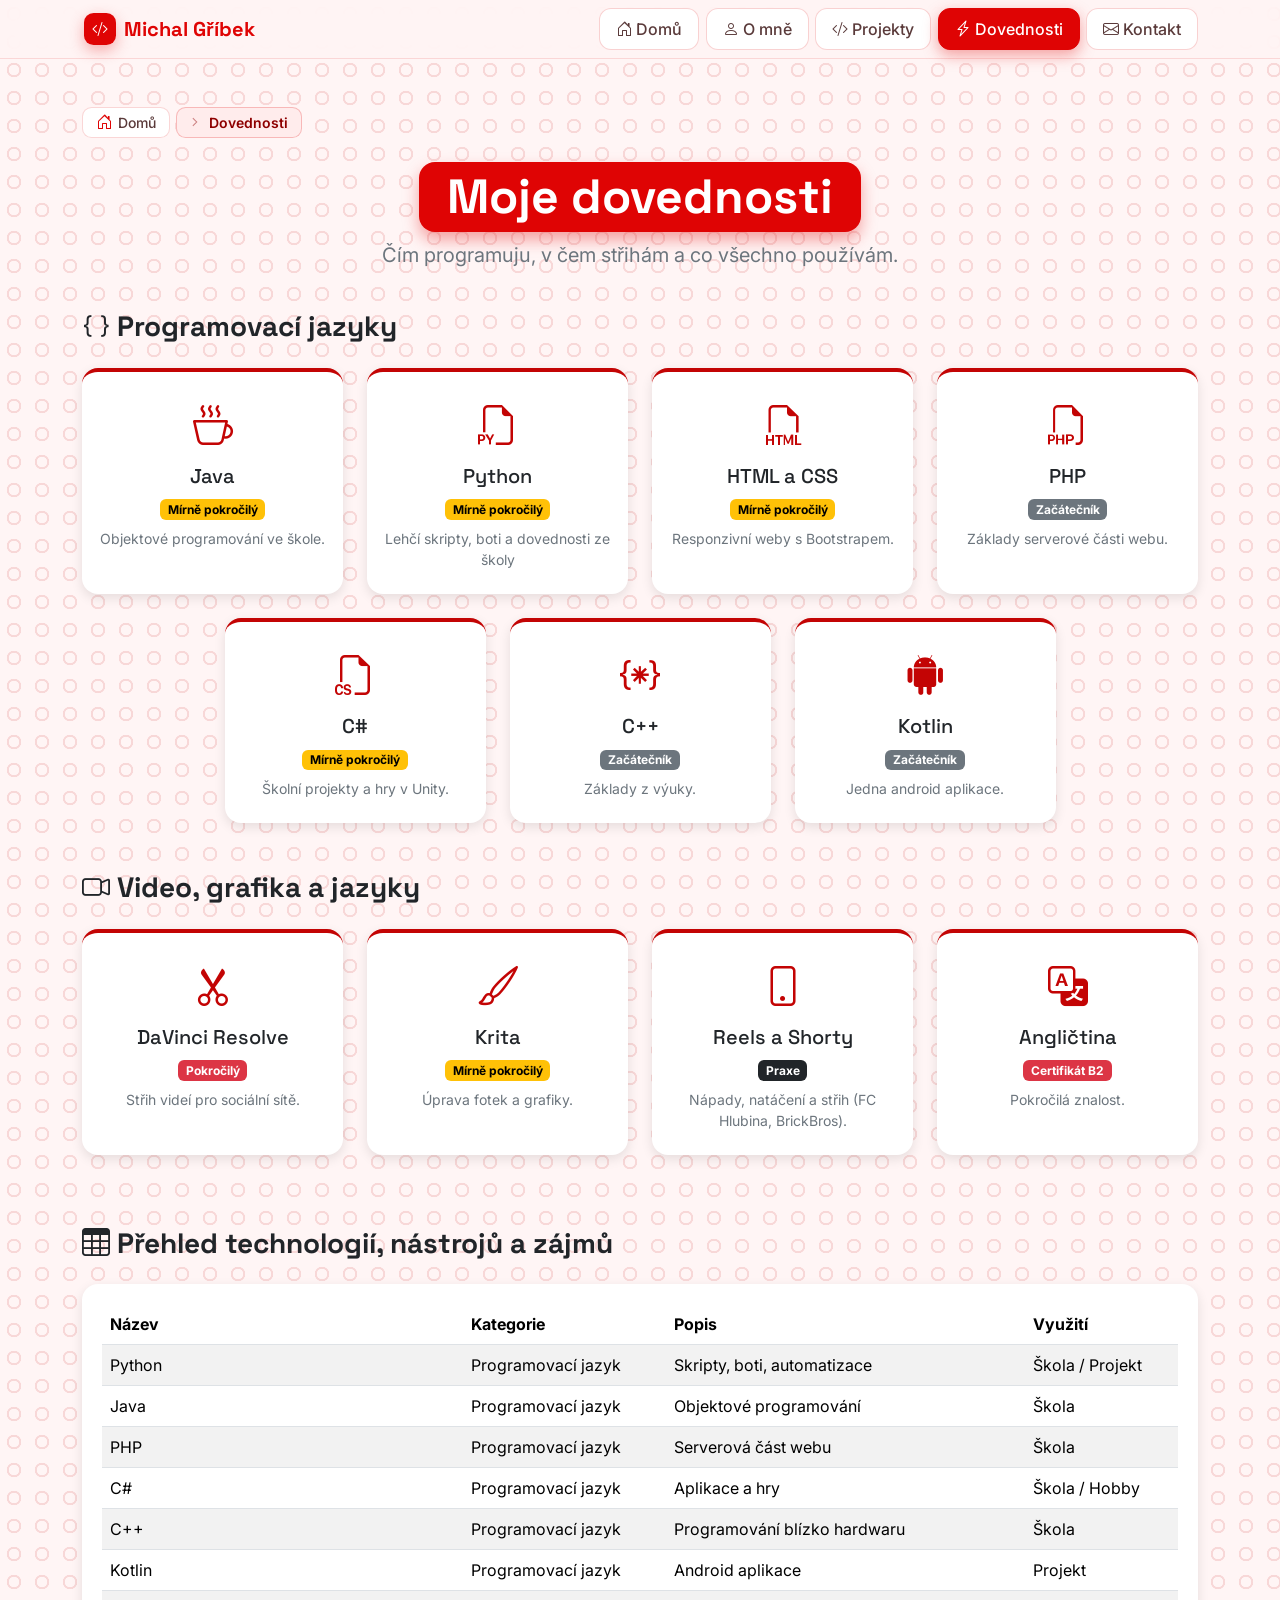
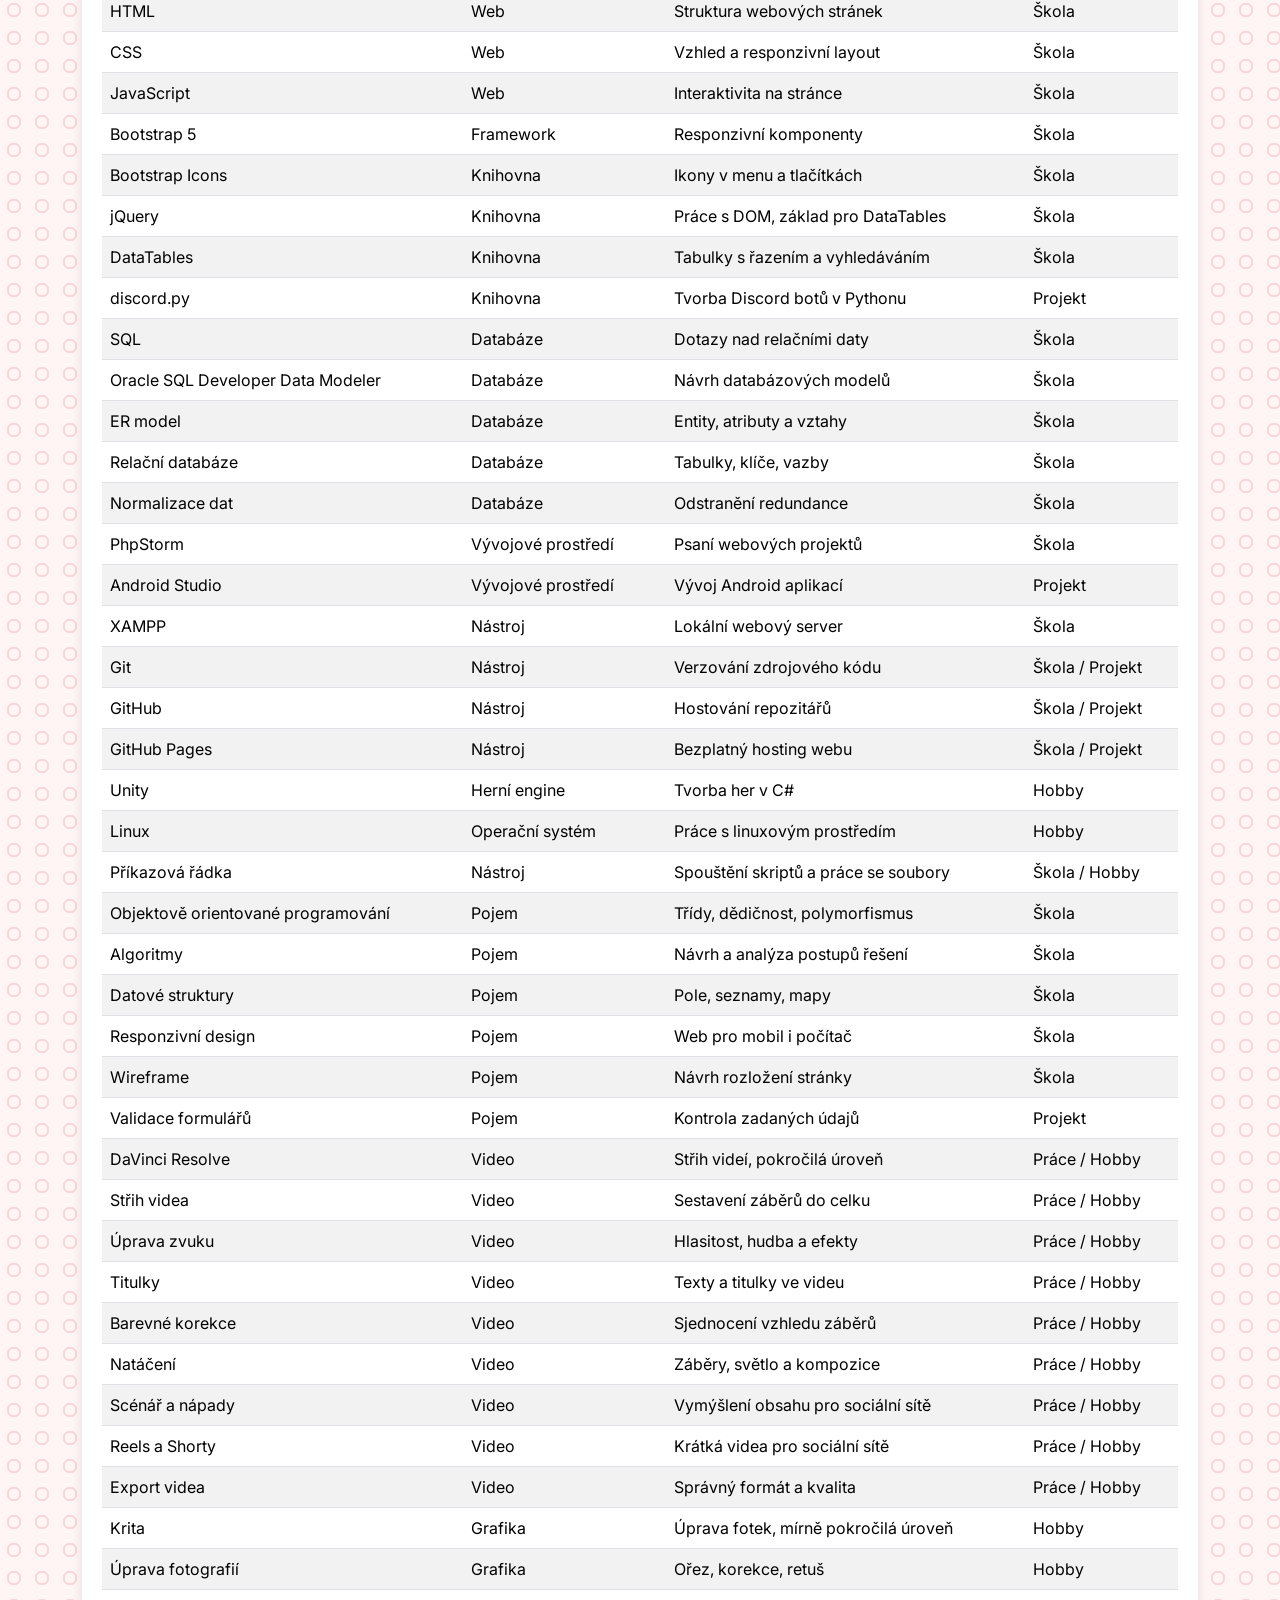
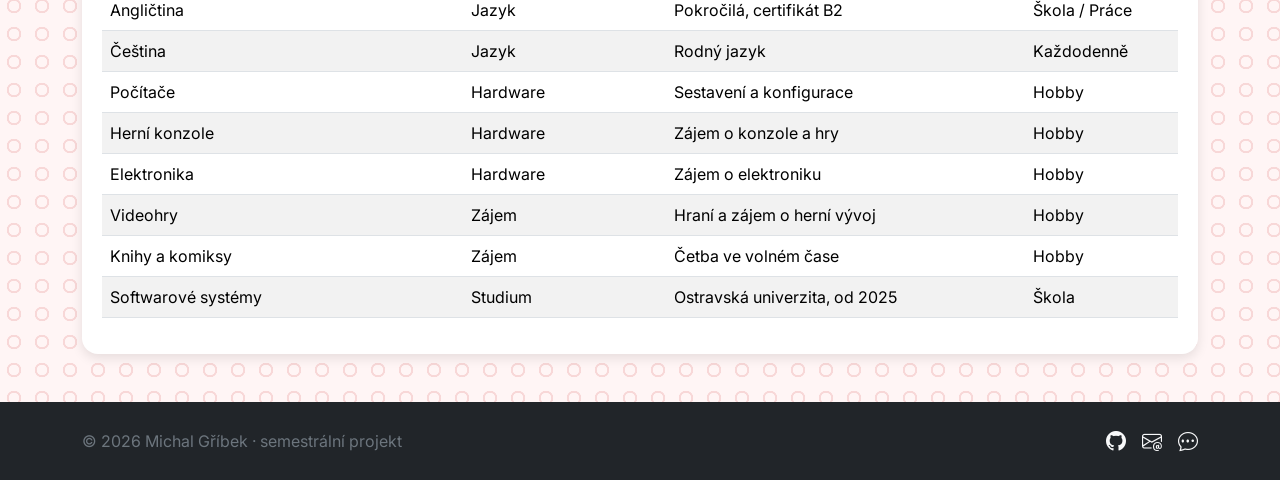
<file: skills.html>
<!DOCTYPE html>
<html lang="cs">
<head>
    <meta name="viewport" content="width=device-width, initial-scale=1">
    <meta charset="UTF-8">
    <title>Skills</title>
    <link rel="stylesheet" href="css/bootstrap.min.css">
    <link rel="stylesheet" href="https://cdn.jsdelivr.net/npm/bootstrap-icons@1.11.3/font/bootstrap-icons.min.css">
    <link rel="stylesheet" href="https://cdn.datatables.net/2.1.8/css/dataTables.bootstrap5.min.css">
    <link rel="stylesheet" href="css/style.css">
    <link rel="preconnect" href="https://fonts.googleapis.com">
    <link rel="preconnect" href="https://fonts.gstatic.com" crossorigin>
    <link href="https://fonts.googleapis.com/css2?family=Inter:wght@400;500;600&family=Space+Grotesk:wght@500;700&display=swap" rel="stylesheet">
</head>
<body class="d-flex flex-column min-vh-100 skills-page">
<header class="site-header">
    <nav class="navbar navbar-expand-lg">
        <div class="container">
            <a class="navbar-brand fw-bold" href="index.html">
                <i class="bi bi-code-slash"></i> Michal Gříbek
            </a>

            <button class="navbar-toggler" type="button" data-bs-toggle="collapse"
                    data-bs-target="#mainNav" aria-controls="mainNav"
                    aria-expanded="false" aria-label="Přepnout navigaci">
                <span class="navbar-toggler-icon"></span>
            </button>

            <div class="collapse navbar-collapse" id="mainNav">
                <ul class="navbar-nav ms-auto">
                    <li class="nav-item">
                        <a class="nav-link" aria-current="page" href="index.html">
                            <i class="bi bi-house-door"></i> Domů
                        </a>
                    </li>
                    <li class="nav-item">
                        <a class="nav-link" href="aboutme.html"><i class="bi bi-person"></i> O mně</a>
                    </li>
                    <li class="nav-item">
                        <a class="nav-link" href="projects.html"><i class="bi bi-code-slash"></i> Projekty</a>
                    </li>
                    <li class="nav-item">
                        <a class="nav-link active" href="skills.html"><i class="bi bi-lightning-charge"></i> Dovednosti</a>
                    </li>
                    <li class="nav-item">
                        <a class="nav-link" href="contact.html"><i class="bi bi-envelope"></i> Kontakt</a>
                    </li>
                </ul>
            </div>
        </div>
    </nav>
</header>


<section class="pt-5 pb-3">
    <div class="container">

        <nav class="page-breadcrumb" aria-label="breadcrumb">
            <ol class="breadcrumb">
                <li class="breadcrumb-item"><a href="index.html"><i class="bi bi-house-door"></i> Domů</a></li>
                <li class="breadcrumb-item active" aria-current="page">Dovednosti</li>
            </ol>
        </nav>

        <div class="text-center mt-4">
            <h1 class="fw-bold display-5 page-title">Moje dovednosti</h1>
            <p class="fs-5 text-secondary mb-0">Čím programuju, v čem střihám a co všechno používám.</p>
        </div>
    </div>
</section>


<section class="py-4">
    <div class="container">
        <h2 class="h3 fw-bold mb-4"><i class="bi bi-braces"></i> Programovací jazyky</h2>

        <div class="row g-4 justify-content-center">


            <div class="col-6 col-md-4 col-lg-3">
                <div class="skill-card h-100">
                    <i class="bi bi-cup-hot skill-icon"></i>
                    <h3 class="h5">Java</h3>
                    <span class="badge text-bg-warning">Mírně pokročilý</span>
                    <p class="small text-secondary mt-2 mb-0">Objektové programování ve škole.</p>
                </div>
            </div>

            <div class="col-6 col-md-4 col-lg-3">
                <div class="skill-card h-100">
                    <i class="bi bi-filetype-py skill-icon"></i>
                    <h3 class="h5">Python</h3>
                    <span class="badge text-bg-warning">Mírně pokročilý</span>
                    <p class="small text-secondary mt-2 mb-0">Lehčí skripty, boti a dovednosti ze školy</p>
                </div>
            </div>

            <div class="col-6 col-md-4 col-lg-3">
                <div class="skill-card h-100">
                    <i class="bi bi-filetype-html skill-icon"></i>
                    <h3 class="h5">HTML a CSS</h3>
                    <span class="badge text-bg-warning">Mírně pokročilý</span>
                    <p class="small text-secondary mt-2 mb-0">Responzivní weby s Bootstrapem.</p>
                </div>
            </div>
            <div class="col-6 col-md-4 col-lg-3">
                <div class="skill-card h-100">
                    <i class="bi bi-filetype-php skill-icon"></i>
                    <h3 class="h5">PHP</h3>
                    <span class="badge text-bg-secondary">Začátečník</span>
                    <p class="small text-secondary mt-2 mb-0">Základy serverové části webu.</p>
                </div>
            </div>
            <div class="col-6 col-md-4 col-lg-3">
                <div class="skill-card h-100">
                    <i class="bi bi-filetype-cs skill-icon"></i>
                    <h3 class="h5">C#</h3>
                    <span class="badge text-bg-warning">Mírně pokročilý</span>
                    <p class="small text-secondary mt-2 mb-0">Školní projekty a hry v Unity.</p>
                </div>
            </div>
            <div class="col-6 col-md-4 col-lg-3">
                <div class="skill-card h-100">
                    <i class="bi bi-braces-asterisk skill-icon"></i>
                    <h3 class="h5">C++</h3>
                    <span class="badge text-bg-secondary">Začátečník</span>
                    <p class="small text-secondary mt-2 mb-0">Základy z výuky.</p>
                </div>
            </div>
            <div class="col-6 col-md-4 col-lg-3">
                <div class="skill-card h-100">
                    <i class="bi bi-android2 skill-icon"></i>
                    <h3 class="h5">Kotlin</h3>
                    <span class="badge text-bg-secondary">Začátečník</span>
                    <p class="small text-secondary mt-2 mb-0">Jedna android aplikace.</p>
                </div>
            </div>

        </div>
    </div>
</section>


<section class="py-4">
    <div class="container">
        <h2 class="h3 fw-bold mb-4"><i class="bi bi-camera-video"></i> Video, grafika a jazyky</h2>

        <div class="row g-4 justify-content-center">
            <div class="col-6 col-md-4 col-lg-3">
                <div class="skill-card h-100">
                    <i class="bi bi-scissors skill-icon"></i>
                    <h3 class="h5">DaVinci Resolve</h3>
                    <span class="badge text-bg-danger">Pokročilý</span>
                    <p class="small text-secondary mt-2 mb-0">Střih videí pro sociální sítě.</p>
                </div>
            </div>
            <div class="col-6 col-md-4 col-lg-3">
                <div class="skill-card h-100">
                    <i class="bi bi-brush skill-icon"></i>
                    <h3 class="h5">Krita</h3>
                    <span class="badge text-bg-warning">Mírně pokročilý</span>
                    <p class="small text-secondary mt-2 mb-0">Úprava fotek a grafiky.</p>
                </div>
            </div>
            <div class="col-6 col-md-4 col-lg-3">
                <div class="skill-card h-100">
                    <i class="bi bi-phone skill-icon"></i>
                    <h3 class="h5">Reels a Shorty</h3>
                    <span class="badge text-bg-dark">Praxe</span>
                    <p class="small text-secondary mt-2 mb-0">Nápady, natáčení a střih (FC Hlubina, BrickBros).</p>
                </div>
            </div>
            <div class="col-6 col-md-4 col-lg-3">
                <div class="skill-card h-100">
                    <i class="bi bi-translate skill-icon"></i>
                    <h3 class="h5">Angličtina</h3>
                    <span class="badge text-bg-danger">Certifikát B2</span>
                    <p class="small text-secondary mt-2 mb-0">Pokročilá znalost.</p>
                </div>
            </div>
        </div>
    </div>
</section>


<section class="py-5">
    <div class="container">
        <h2 class="h3 fw-bold mb-4"><i class="bi bi-table"></i> Přehled technologií, nástrojů a zájmů</h2>

        <div class="table-card">
            <table id="techTable" class="table table-striped table-hover align-middle" style="width:100%">
                <thead>
                <tr>
                    <th>Název</th>
                    <th>Kategorie</th>
                    <th>Popis</th>
                    <th>Využití</th>
                </tr>
                </thead>
                <tbody>
                <tr><td>Python</td><td>Programovací jazyk</td><td>Skripty, boti, automatizace</td><td>Škola / Projekt</td></tr>
                <tr><td>Java</td><td>Programovací jazyk</td><td>Objektové programování</td><td>Škola</td></tr>
                <tr><td>PHP</td><td>Programovací jazyk</td><td>Serverová část webu</td><td>Škola</td></tr>
                <tr><td>C#</td><td>Programovací jazyk</td><td>Aplikace a hry</td><td>Škola / Hobby</td></tr>
                <tr><td>C++</td><td>Programovací jazyk</td><td>Programování blízko hardwaru</td><td>Škola</td></tr>
                <tr><td>Kotlin</td><td>Programovací jazyk</td><td>Android aplikace</td><td>Projekt</td></tr>
                <tr><td>HTML</td><td>Web</td><td>Struktura webových stránek</td><td>Škola</td></tr>
                <tr><td>CSS</td><td>Web</td><td>Vzhled a responzivní layout</td><td>Škola</td></tr>
                <tr><td>JavaScript</td><td>Web</td><td>Interaktivita na stránce</td><td>Škola</td></tr>
                <tr><td>Bootstrap 5</td><td>Framework</td><td>Responzivní komponenty</td><td>Škola</td></tr>
                <tr><td>Bootstrap Icons</td><td>Knihovna</td><td>Ikony v menu a tlačítkách</td><td>Škola</td></tr>
                <tr><td>jQuery</td><td>Knihovna</td><td>Práce s DOM, základ pro DataTables</td><td>Škola</td></tr>
                <tr><td>DataTables</td><td>Knihovna</td><td>Tabulky s řazením a vyhledáváním</td><td>Škola</td></tr>
                <tr><td>discord.py</td><td>Knihovna</td><td>Tvorba Discord botů v Pythonu</td><td>Projekt</td></tr>
                <tr><td>SQL</td><td>Databáze</td><td>Dotazy nad relačními daty</td><td>Škola</td></tr>
                <tr><td>Oracle SQL Developer Data Modeler</td><td>Databáze</td><td>Návrh databázových modelů</td><td>Škola</td></tr>
                <tr><td>ER model</td><td>Databáze</td><td>Entity, atributy a vztahy</td><td>Škola</td></tr>
                <tr><td>Relační databáze</td><td>Databáze</td><td>Tabulky, klíče, vazby</td><td>Škola</td></tr>
                <tr><td>Normalizace dat</td><td>Databáze</td><td>Odstranění redundance</td><td>Škola</td></tr>
                <tr><td>PhpStorm</td><td>Vývojové prostředí</td><td>Psaní webových projektů</td><td>Škola</td></tr>
                <tr><td>Android Studio</td><td>Vývojové prostředí</td><td>Vývoj Android aplikací</td><td>Projekt</td></tr>
                <tr><td>XAMPP</td><td>Nástroj</td><td>Lokální webový server</td><td>Škola</td></tr>
                <tr><td>Git</td><td>Nástroj</td><td>Verzování zdrojového kódu</td><td>Škola / Projekt</td></tr>
                <tr><td>GitHub</td><td>Nástroj</td><td>Hostování repozitářů</td><td>Škola / Projekt</td></tr>
                <tr><td>GitHub Pages</td><td>Nástroj</td><td>Bezplatný hosting webu</td><td>Škola / Projekt</td></tr>
                <tr><td>Unity</td><td>Herní engine</td><td>Tvorba her v C#</td><td>Hobby</td></tr>
                <tr><td>Linux</td><td>Operační systém</td><td>Práce s linuxovým prostředím</td><td>Hobby</td></tr>
                <tr><td>Příkazová řádka</td><td>Nástroj</td><td>Spouštění skriptů a práce se soubory</td><td>Škola / Hobby</td></tr>
                <tr><td>Objektově orientované programování</td><td>Pojem</td><td>Třídy, dědičnost, polymorfismus</td><td>Škola</td></tr>
                <tr><td>Algoritmy</td><td>Pojem</td><td>Návrh a analýza postupů řešení</td><td>Škola</td></tr>
                <tr><td>Datové struktury</td><td>Pojem</td><td>Pole, seznamy, mapy</td><td>Škola</td></tr>
                <tr><td>Responzivní design</td><td>Pojem</td><td>Web pro mobil i počítač</td><td>Škola</td></tr>
                <tr><td>Wireframe</td><td>Pojem</td><td>Návrh rozložení stránky</td><td>Škola</td></tr>
                <tr><td>Validace formulářů</td><td>Pojem</td><td>Kontrola zadaných údajů</td><td>Projekt</td></tr>
                <tr><td>DaVinci Resolve</td><td>Video</td><td>Střih videí, pokročilá úroveň</td><td>Práce / Hobby</td></tr>
                <tr><td>Střih videa</td><td>Video</td><td>Sestavení záběrů do celku</td><td>Práce / Hobby</td></tr>
                <tr><td>Úprava zvuku</td><td>Video</td><td>Hlasitost, hudba a efekty</td><td>Práce / Hobby</td></tr>
                <tr><td>Titulky</td><td>Video</td><td>Texty a titulky ve videu</td><td>Práce / Hobby</td></tr>
                <tr><td>Barevné korekce</td><td>Video</td><td>Sjednocení vzhledu záběrů</td><td>Práce / Hobby</td></tr>
                <tr><td>Natáčení</td><td>Video</td><td>Záběry, světlo a kompozice</td><td>Práce / Hobby</td></tr>
                <tr><td>Scénář a nápady</td><td>Video</td><td>Vymýšlení obsahu pro sociální sítě</td><td>Práce / Hobby</td></tr>
                <tr><td>Reels a Shorty</td><td>Video</td><td>Krátká videa pro sociální sítě</td><td>Práce / Hobby</td></tr>
                <tr><td>Export videa</td><td>Video</td><td>Správný formát a kvalita</td><td>Práce / Hobby</td></tr>
                <tr><td>Krita</td><td>Grafika</td><td>Úprava fotek, mírně pokročilá úroveň</td><td>Hobby</td></tr>
                <tr><td>Úprava fotografií</td><td>Grafika</td><td>Ořez, korekce, retuš</td><td>Hobby</td></tr>
                <tr><td>Angličtina</td><td>Jazyk</td><td>Pokročilá, certifikát B2</td><td>Škola / Práce</td></tr>
                <tr><td>Čeština</td><td>Jazyk</td><td>Rodný jazyk</td><td>Každodenně</td></tr>
                <tr><td>Počítače</td><td>Hardware</td><td>Sestavení a konfigurace</td><td>Hobby</td></tr>
                <tr><td>Herní konzole</td><td>Hardware</td><td>Zájem o konzole a hry</td><td>Hobby</td></tr>
                <tr><td>Elektronika</td><td>Hardware</td><td>Zájem o elektroniku</td><td>Hobby</td></tr>
                <tr><td>Videohry</td><td>Zájem</td><td>Hraní a zájem o herní vývoj</td><td>Hobby</td></tr>
                <tr><td>Knihy a komiksy</td><td>Zájem</td><td>Četba ve volném čase</td><td>Hobby</td></tr>
                <tr><td>Softwarové systémy</td><td>Studium</td><td>Ostravská univerzita, od 2025</td><td>Škola</td></tr>
                </tbody>
            </table>
        </div>
    </div>
</section>

<footer class="bg-dark text-light py-4 mt-auto" data-bs-theme="dark">
    <div class="container d-flex flex-column flex-md-row justify-content-between align-items-center gap-2">
        <span class="text-secondary">&copy; 2026 Michal Gříbek · semestrální projekt</span>
        <span class="d-flex gap-3 fs-5">
            <a href="https://github.com/MysaGrib" target="_blank" rel="noopener" class="link-light" aria-label="GitHub"><i class="bi bi-github"></i></a>
            <a href="mailto:michal.gribek@email.cz" class="link-light" aria-label="E-mail"><i class="bi bi-envelope-at"></i></a>
            <a href="contact.html" class="link-light" aria-label="Kontaktní formulář"><i class="bi bi-chat-dots"></i></a>
        </span>
    </div>
</footer>
<script src="https://code.jquery.com/jquery-3.7.1.min.js"></script>
<script src="js/bootstrap.min.js"></script>
<script src="https://cdn.datatables.net/2.1.8/js/dataTables.min.js"></script>
<script src="https://cdn.datatables.net/2.1.8/js/dataTables.bootstrap5.min.js"></script>
<script>
    $(document).ready(function () {
        $('#techTable').DataTable({
            scrollX: true,
            pageLength: 10,
            lengthMenu: [5, 10, 25, 50],
            order: [[0, 'asc']],
            language: {
                search: 'Hledat:',
                lengthMenu: 'Zobrazit _MENU_ záznamů',
                info: 'Záznamy _START_ až _END_ z _TOTAL_',
                infoEmpty: 'Žádné záznamy',
                infoFiltered: '(filtrováno z _MAX_ záznamů)',
                zeroRecords: 'Nic nenalezeno',
                paginate: { first: 'První', last: 'Poslední', next: 'Další', previous: 'Předchozí' }
            }
        });
    });
</script>
</body>
</html>
</file>
<file: css/style.css>
body {
    font-family: 'Inter', system-ui, -apple-system, 'Segoe UI', sans-serif;
}
h1, h2, h3, h4, h5, h6,
.navbar-brand,
.display-4, .display-5 {
    font-family: 'Space Grotesk', 'Inter', system-ui, sans-serif;
}

header .navbar-brand,
header .navbar-brand:hover,
header .navbar-brand:focus {
    color: #df0404;
}


.site-header {
    position: sticky;
    top: 0;
    z-index: 1030;
    background: rgba(255, 245, 245, .82);
    border-bottom: 1px solid rgba(223, 4, 4, .12);
    -webkit-backdrop-filter: blur(10px) saturate(140%);
    backdrop-filter: blur(10px) saturate(140%);
}

@supports not ((-webkit-backdrop-filter: blur(1px)) or (backdrop-filter: blur(1px))) {
    .site-header {
        background: #fff5f5;
    }
}

.site-header .navbar {
    padding-block: .5rem;
}

.site-header .navbar-brand {
    display: inline-flex;
    align-items: center;
    gap: .55rem;
    padding: .25rem .1rem;
    color: #df0404;
}

.site-header .navbar-brand > i {
    display: inline-flex;
    align-items: center;
    justify-content: center;
    width: 2rem;
    height: 2rem;
    border-radius: .6rem;
    background: #df0404;
    color: #fff;
    font-size: 1rem;
    box-shadow: 0 .35rem .9rem rgba(223, 4, 4, .3);
}

.site-header .navbar-nav {
    gap: .4rem;
}

.site-header .navbar-nav .nav-link {
    padding: .5rem 1rem;
    border: 1px solid rgba(223, 4, 4, .18);
    border-radius: .75rem;
    background: #fff;
    color: #5a3a3a;
    font-weight: 500;
    transition: background-color .18s ease, border-color .18s ease, color .18s ease,
                transform .18s ease, box-shadow .18s ease;
}

.site-header .navbar-nav .nav-link:hover,
.site-header .navbar-nav .nav-link:focus {
    border-color: #df0404;
    background: #fff5f5;
    color: #8e0000;
    transform: translateY(-1px);
}

.site-header .navbar-nav .nav-link.active {
    background: #df0404;
    border-color: #df0404;
    color: #fff;
    box-shadow: 0 .35rem .9rem rgba(223, 4, 4, .35);
}

.site-header .navbar-nav .nav-link.active:hover,
.site-header .navbar-nav .nav-link.active:focus {
    background: #c30404;
    border-color: #c30404;
    color: #fff;
    transform: none;
}

.site-header .navbar-nav .nav-link:focus-visible {
    outline: 2px solid #8e0000;
    outline-offset: 2px;
}

@media (max-width: 991.98px) {
    .site-header .navbar {
        padding-block: .45rem;
    }
    .site-header .navbar-collapse {
        margin: .5rem 0 .25rem;
        padding: .75rem;
        border-radius: 1rem;
        background: #fff;
        box-shadow: 0 .75rem 1.5rem rgba(45, 0, 0, .1);
    }
    .site-header .navbar-nav {
        gap: .35rem;
    }
    .site-header .navbar-nav .nav-link {
        border-radius: .6rem;
    }
    .site-header .navbar-toggler {
        padding: .4rem .55rem;
        border-color: rgba(223, 4, 4, .25);
    }
    .site-header .navbar-toggler:focus {
        box-shadow: 0 0 0 .2rem rgba(223, 4, 4, .2);
    }
}

@media (prefers-reduced-motion: reduce) {
    .site-header .navbar-nav .nav-link {
        transition: none;
    }
    .site-header .navbar-nav .nav-link:hover,
    .site-header .navbar-nav .nav-link:focus {
        transform: none;
    }
}


.page-breadcrumb .breadcrumb {
    --bs-breadcrumb-divider: "";
    --bs-breadcrumb-item-padding-x: 0;
    display: flex;
    flex-wrap: wrap;
    align-items: center;
    gap: .4rem .4rem;
    margin: 0;
    font-size: .875rem;
}

.page-breadcrumb .breadcrumb-item {
    display: inline-flex;
    align-items: center;
    padding: 0;
}

.page-breadcrumb .breadcrumb-item + .breadcrumb-item::before {
    content: "";
    float: none;
    width: .4rem;
    height: .4rem;
    margin-right: .4rem;
    border-top: 1.5px solid rgba(142, 0, 0, .45);
    border-right: 1.5px solid rgba(142, 0, 0, .45);
    transform: rotate(45deg);
}

.page-breadcrumb .breadcrumb-item a,
.page-breadcrumb .breadcrumb-item.active {
    display: inline-flex;
    align-items: center;
    gap: .4rem;
    padding: .35rem .8rem;
    border-radius: .6rem;
    line-height: 1.25;
    text-decoration: none;
}

.page-breadcrumb .breadcrumb-item a {
    border: 1px solid rgba(223, 4, 4, .16);
    background: #fff;
    color: #5a3a3a;
    font-weight: 500;
    transition: background-color .18s ease, border-color .18s ease, color .18s ease;
}

.page-breadcrumb .breadcrumb-item a i {
    color: #df0404;
    font-size: 1rem;
    line-height: 1;
}

.page-breadcrumb .breadcrumb-item a:hover,
.page-breadcrumb .breadcrumb-item a:focus {
    border-color: #df0404;
    background: #fff5f5;
    color: #8e0000;
}

.page-breadcrumb .breadcrumb-item a:focus-visible {
    outline: 2px solid #8e0000;
    outline-offset: 2px;
}

.page-breadcrumb .breadcrumb-item.active {
    border: 1px solid rgba(223, 4, 4, .22);
    background: #ffecec;
    color: #8e0000;
    font-weight: 600;
}

@media (max-width: 575.98px) {
    .page-breadcrumb .breadcrumb {
        gap: .35rem;
        font-size: .8125rem;
    }
    .page-breadcrumb .breadcrumb-item a,
    .page-breadcrumb .breadcrumb-item.active {
        padding: .3rem .65rem;
    }
}

@media (prefers-reduced-motion: reduce) {
    .page-breadcrumb .breadcrumb-item a {
        transition: none;
    }
}

.text-brand { color: #df0404; }

.btn-brand {
    --bs-btn-color: #fff;
    --bs-btn-bg: #df0404;
    --bs-btn-border-color: #df0404;
    --bs-btn-hover-color: #fff;
    --bs-btn-hover-bg: #bd0404;
    --bs-btn-hover-border-color: #bd0404;
    --bs-btn-active-color: #fff;
    --bs-btn-active-bg: #a80303;
    --bs-btn-active-border-color: #a80303;
    --bs-btn-disabled-color: #fff;
    --bs-btn-disabled-bg: #df0404;
    --bs-btn-disabled-border-color: #df0404;
}
.badge-section{
    background-color: #ffffff;
}

.badge-brand {
    background-color: #df0404;
    color: #fff;
}

.braces-brand{
    color: #df0404;
}

.link-brand{
    color: #df0404;
}
#skillCarousel .carousel-item {
    height: clamp(340px, 50vw, 400px);
}
#skillCarousel .carousel-item img {
    width: 100%;
    height: 100%;
    object-fit: cover;
    object-position: center;
}


#skillCarousel .carousel-caption {
    inset: auto 0 0 0;
    padding: 4rem 1.5rem 2.75rem;
    text-align: left;
    background: linear-gradient(to top,
            rgba(45, 0, 0, .9) 0%,
            rgba(45, 0, 0, .55) 45%,
            rgba(45, 0, 0, 0) 100%);
}
#skillCarousel .carousel-caption h2 {
    font-size: clamp(1.35rem, 2.2vw, 1.75rem);
    font-weight: 700;
    margin-bottom: .35rem;
}
#skillCarousel .carousel-caption p {
    margin-bottom: 0;
    max-width: 44ch;
    font-size: .95rem;
    color: rgba(255, 255, 255, .85);
}
.carousel-kicker {
    display: inline-block;
    margin-bottom: .4rem;
    color: #ffb3b3;
    font-size: .75rem;
    font-weight: 700;
    letter-spacing: .12em;
    text-transform: uppercase;
}

@media (max-width: 767.98px) {
    #skillCarousel .carousel-caption {
        padding: 3rem 1.25rem 1.5rem;
    }
    #skillCarousel .carousel-caption h2 {
        font-size: 1.2rem;
    }
    #skillCarousel .carousel-caption p {
        font-size: .85rem;
    }
    .carousel-kicker {
        font-size: .68rem;
    }
}


#skillCarousel .carousel-indicators {
    top: 1rem;
    right: 1rem;
    bottom: auto;
    left: auto;
    margin: 0;
    gap: .35rem;
}
#skillCarousel .carousel-indicators [data-bs-target] {
    width: .5rem;
    height: .5rem;
    border: 0;
    border-radius: 50%;
    background-color: rgba(255, 255, 255, .5);
    opacity: 1;
}
#skillCarousel .carousel-indicators .active {
    background-color: #fff;
}


.section-title::after {
    content: "";
    display: block;
    width: 3rem;
    height: 4px;
    background: #c30404;
    border-radius: 2px;
    margin-top: .5rem;
}


.page-title {
    display: inline-block;
    background-color: #df0404;
    color: #fff;
    padding: .4rem 1.75rem;
    border-radius: 1rem;
    box-shadow: 0 .5rem 1rem rgba(223, 4, 4, .35);
}

.about-intro {
    max-width: 40rem;
    margin-top: .25rem;
    padding: 1.5rem 1.75rem;
    border: 1px solid rgba(223, 4, 4, .14);
    border-left: 4px solid #df0404;
    border-radius: 1rem;
    background: #fff;
    box-shadow: 0 .75rem 1.5rem rgba(45, 0, 0, .07);
}
.about-intro .about-intro-body {
    color: #5a4b4b;
    line-height: 1.7;
}
@media (max-width: 575.98px) {
    .about-intro {
        padding: 1.25rem;
    }
}


.card-hover {
    transition: transform .2s ease, box-shadow .2s ease;
}
.card-hover:hover {
    transform: translateY(-4px) rotate(-1.5deg);
    box-shadow: 0 .5rem 1rem rgba(0, 0, 0, .15);
}

.card-hover:has(video):hover {
    transform: translateY(-4px);
}

.icon-circle {
    width: 3.2rem;
    height: 3.2rem;
    border-radius: 50%;
    display: inline-flex;
    align-items: center;
    justify-content: center;
    background: rgb(244 120 120);
    color: #8e0000;
    font-size: 1.5rem;
}


.step-num {
    width: 2.4rem;
    height: 2.4rem;
    border-radius: 50%;
    background: #c30404;
    color: #ffffff;
    font-weight: 700;
    display: inline-flex;
    align-items: center;
    justify-content: center;
}


.cta-band {
    background: linear-gradient(135deg, #f53535, #c30404);
    color: #fff;
}


.about-page {
    background-color: #fff5f5;
    background-image: url("data:image/svg+xml,%3Csvg xmlns='http://www.w3.org/2000/svg' width='26' height='26' viewBox='0 0 26 26'%3E%3Cpath d='M5 11 L11 5' stroke='%23c30404' stroke-opacity='.16' stroke-width='2' stroke-linecap='round'/%3E%3C/svg%3E");
    background-size: 26px 26px;
}

.about-photo-wrap {
    position: relative;
}


.about-photo-wrap::before {
    content: "";
    position: absolute;
    inset: .9rem -.6rem -.6rem .9rem;
    border-radius: 1.5rem;
    background: linear-gradient(135deg, #f47878, #df0404);
    transform: rotate(-2deg);
}
@media (max-width: 575.98px) {
    .about-photo-wrap::before {
        inset: .75rem -.3rem -.3rem .75rem;
        transform: none;
    }
}

.about-photo {
    position: relative;
    width: 100%;
    aspect-ratio: 1 / 1;
    object-fit: cover;
    border: 5px solid #fff;
    border-radius: 1.5rem;
    box-shadow: 0 .75rem 1.5rem rgba(0, 0, 0, .18);
}


.about-photo-badge {
    position: absolute;
    left: 1rem;
    bottom: 1rem;
    z-index: 2;
    display: inline-flex;
    align-items: center;
    gap: .35rem;
    padding: .4rem .9rem;
    border-radius: 2rem;
    background: #fff;
    color: #8e0000;
    font-size: .85rem;
    font-weight: 600;
    box-shadow: 0 .35rem .9rem rgba(0, 0, 0, .18);
}


.stats-card {
    display: grid;
    grid-template-columns: repeat(2, 1fr);
    gap: 1.5rem 1rem;
    background: #fff;
    border-radius: 1rem;
    padding: 1.75rem 1.5rem;
    box-shadow: 0 .75rem 1.5rem rgba(0, 0, 0, .08);
}
.stat {
    text-align: center;
}
.stat-num {
    display: block;
    font-size: 2rem;
    font-weight: 800;
    line-height: 1.1;
    color: #df0404;
}
.stat-label {
    font-size: .9rem;
    color: #6c757d;
}
@media (min-width: 768px) {
    .stats-card {
        grid-template-columns: repeat(4, 1fr);
    }
}


.about-tabs {
    gap: .5rem;
    border-bottom: 0;
    margin-bottom: 1.25rem;
}
.about-tabs .nav-link {
    border: 1px solid rgba(223, 4, 4, .25);
    border-radius: 2rem;
    background: #fff;
    color: #495057;
    font-weight: 500;
}
.about-tabs .nav-link:hover {
    border-color: #df0404;
    color: #c30404;
}
.about-tabs .nav-link.active {
    background: #df0404;
    border-color: #df0404;
    color: #fff;
    font-weight: 600;
}
.about-tab-content {
    background: #fff;
    border: 1px solid rgba(223, 4, 4, .15);
    border-radius: 1rem;
    box-shadow: 0 .5rem 1.25rem rgba(0, 0, 0, .06);
}


.timeline {
    list-style: none;
    margin: 0;
    padding: 0;
}
.timeline li {
    position: relative;
    margin-bottom: .75rem;
    padding: 1rem 1rem 1rem 3.25rem;
    background: #fff;
    border: 1px solid rgba(223, 4, 4, .15);
    border-radius: .75rem;
}
.timeline li:last-child {
    margin-bottom: 0;
}
.timeline li::before {
    content: "";
    position: absolute;
    left: 1.1rem;
    top: 1.35rem;
    width: .8rem;
    height: .8rem;
    border-radius: 50%;
    background: #df0404;
    box-shadow: 0 0 0 4px rgba(223, 4, 4, .15);
}
.timeline .when {
    display: inline-block;
    margin-bottom: .3rem;
    padding: .15rem .7rem;
    border-radius: 2rem;
    background: rgba(223, 4, 4, .1);
    color: #c30404;
    font-size: .8rem;
    font-weight: 600;
}


.about-page .card-hover {
    position: relative;
    overflow: hidden;
    border: 0;
}
.about-page .card-hover::before {
    content: "";
    position: absolute;
    top: 0;
    left: 0;
    right: 0;
    height: 4px;
    background: linear-gradient(90deg, #f35b5b, #df0404);
}
.about-page .card-hover:hover {
    transform: translateY(-4px);
}
.about-page .icon-circle {
    font-size: 1.7rem;
}


.cta-band-wave {
    position: relative;
}
.cta-wave {
    position: absolute;
    top: 0;
    left: 0;
    width: 100%;
    height: 3rem;
    display: block;
}


.index-page {
    background-color: #fff5f5;
    background-image:
            radial-gradient(60rem 28rem at 85% -8%, rgba(223, 4, 4, .12), transparent 60%),
            linear-gradient(rgba(195, 4, 4, .05) 1px, transparent 1px),
            linear-gradient(90deg, rgba(195, 4, 4, .05) 1px, transparent 1px);
    background-size: auto, 34px 34px, 34px 34px;
}


.home-flow {
    position: relative;
}
.home-flow > section {
    position: relative;
    z-index: 1;
}
.home-flow > .flow-line {
    top: 0;
    height: 100%;
}


.hero-name {
    color: #df0404;
    text-decoration: underline;
    text-decoration-color: rgba(223, 4, 4, .35);
    text-decoration-thickness: .12em;
    text-underline-offset: .1em;
}



#videoSteps .card {
    border-top: 4px solid rgba(223, 4, 4, .25);
    transition: transform .2s ease, box-shadow .2s ease, border-color .2s ease;
}
#videoSteps .card:hover {
    transform: translateY(-4px);
    border-color: #df0404;
    box-shadow: 0 .5rem 1rem rgba(0, 0, 0, .12);
}
@media (min-width: 992px) {
    #videoSteps .row {
        position: relative;
    }

    #videoSteps .row::before {
        content: "";
        position: absolute;
        top: calc(1.5rem + 4px + 1rem + 1.2rem);
        left: 12.5%;
        right: 12.5%;
        z-index: 1;
        border-top: 2px dashed rgba(223, 4, 4, .25);
    }
    #videoSteps .step-num {
        position: relative;
        z-index: 2;
        box-shadow: 0 0 0 6px #fff;
    }
}


.projects-page {
    background-color: #fff5f5;
    background-image:
            repeating-linear-gradient(45deg, rgba(195, 4, 4, .08) 0 2px, transparent 2px 22px),
            repeating-linear-gradient(-45deg, rgba(195, 4, 4, .08) 0 2px, transparent 2px 22px);
}




@media (min-width: 768px) {
    #projectModal {
        --bs-modal-width: min(1000px, 92vw);
    }
}

#projectModal .modal-content {
    border: 0;
    border-radius: 1rem;
    overflow: hidden;
    box-shadow: 0 1.75rem 3.5rem rgba(45, 0, 0, .22);
}


.modal-banner {
    position: relative;
    padding: 1.5rem 1.75rem 1.6rem;
    overflow: hidden;
    color: #fff;
    background: linear-gradient(135deg, #8e0000 0%, #c30404 55%, #df0404 100%);
}
.modal-banner::after {
    content: "";
    position: absolute;
    inset: 0;
    background: radial-gradient(22rem 14rem at 100% 0%, rgba(255, 255, 255, .18), transparent 65%);
    pointer-events: none;
}
.modal-banner-num {
    display: block;
    font-size: 2.5rem;
    font-weight: 800;
    line-height: 1;
    letter-spacing: -.03em;
    opacity: .35;
}
.modal-banner-kicker {
    margin: .35rem 0 .15rem;
    color: #ffb3b3;
    font-size: .72rem;
    font-weight: 700;
    letter-spacing: .14em;
    text-transform: uppercase;
}
.modal-banner .modal-title {
    position: relative;
    z-index: 1;
    margin: 0;
    padding-right: 3rem;
    color: #fff;
    font-size: clamp(1.35rem, 2.4vw, 1.9rem);
    font-weight: 700;
    line-height: 1.2;
}
.modal-banner-icon {
    position: absolute;
    right: 1rem;
    bottom: -1.5rem;
    z-index: 0;
    font-size: 7.5rem;
    line-height: 1;
    color: rgba(255, 255, 255, .16);
    pointer-events: none;
}
.modal-banner-close {
    position: absolute;
    top: 1rem;
    right: 1rem;
    z-index: 2;
}


#projectModal .modal-body {
    padding: 1.5rem;
    min-height: clamp(300px, 40vh, 420px);
}
#projectModal .modal-body.is-minimal {
    min-height: 0;
}
#projectModal .modal-desc {
    color: #4a3b3b;
    line-height: 1.75;
    margin-bottom: 0;
}
#projectModal .modal-meta {
    height: 100%;
    padding: 1.25rem;
    border: 1px solid rgba(223, 4, 4, .18);
    border-radius: .75rem;
    background: #fff5f5;
}
#projectModal .modal-meta h3 {
    margin-bottom: .9rem;
    color: #8e0000;
    font-size: .8rem;
    font-weight: 700;
    letter-spacing: .1em;
    text-transform: uppercase;
}
.modal-tech {
    display: flex;
    flex-wrap: wrap;
    gap: .4rem;
}
.modal-tech .badge {
    padding: .5rem .75rem;
    border-radius: .5rem;
    font-size: .82rem;
    font-weight: 600;
}
#projectModal .modal-footer {
    border-top: 1px solid rgba(223, 4, 4, .12);
    background: #fffafa;
}

@media (max-width: 767.98px) {
    .modal-banner {
        padding: 1.25rem 1.25rem 1.35rem;
    }
    #projectModal .modal-content {
        border-radius: 0;
        box-shadow: none;
    }
    .modal-banner-num {
        font-size: 2rem;
    }
    .modal-banner-icon {
        right: .5rem;
        bottom: -.75rem;
        font-size: 5rem;
    }
    .modal-banner-close {
        top: .75rem;
        right: .75rem;
    }
    #projectModal .modal-body {
        min-height: 0;
        padding: 1.25rem;
    }
}

.reel-ratio {
    --bs-aspect-ratio: 177.78%;
    background: #000;
    border-radius: .5rem;
    overflow: hidden;
}
.reel-ratio video {
    object-fit: cover;
}

.reel-ratio video:fullscreen {
    object-fit: contain;
}
.reel-ratio video:-webkit-full-screen {
    object-fit: contain;
}


.project-card {
    display: flex;
    flex-direction: column;
    background: #fff;
    border-radius: 1rem;
    overflow: hidden;
    box-shadow: 0 .25rem .75rem rgba(0, 0, 0, .1);
    transition: transform .25s ease, box-shadow .25s ease;
}
.project-card:hover {
    transform: translateY(-6px);
    box-shadow: 0 .75rem 1.5rem rgba(195, 4, 4, .3);
}
.project-cover {
    position: relative;
    height: 150px;
    display: flex;
    align-items: center;
    justify-content: center;
    background: linear-gradient(135deg, #8e0000, #df0404);
    color: #fff;
    font-size: 4rem;
}
.project-cover i {
    transition: transform .25s ease;
}
.project-card:hover .project-cover i {
    transform: scale(1.15) rotate(-6deg);
}
.project-num {
    position: absolute;
    top: .5rem;
    left: 1rem;
    font-size: 1.5rem;
    font-weight: 700;
    opacity: .45;
}
.project-body {
    display: flex;
    flex-direction: column;
    flex-grow: 1;
    padding: 1.25rem;
}
.project-body .btn {
    align-self: flex-start;
}

.projects-flow {
    position: relative;
}

.flow-line {
    position: absolute;
    top: 14rem;
    height: calc(100% - 14rem);
    left: 50%;
    transform: translateX(-50%);
    width: min(100%, 1140px);
    z-index: 0;
    pointer-events: none;
}

.projects-flow > section {
    position: relative;
    z-index: 1;
}


@media (max-width: 767.98px) {
    .flow-line {
        display: none;
    }
}


@media (prefers-reduced-motion: reduce) {
    .flow-path {
        stroke-dasharray: none !important;
        stroke-dashoffset: 0 !important;
    }
}
.skill-card {
    background: #fff;
    border-radius: 1rem;
    border-top: 4px solid #c30404;
    padding: 1.5rem 1rem;
    text-align: center;
    box-shadow: 0 .25rem .75rem rgba(0, 0, 0, .1);
    transition: transform .25s ease, box-shadow .25s ease;
}
.skill-card:hover {
    transform: translateY(-4px);
    box-shadow: 0 .75rem 1.5rem rgba(195, 4, 4, .25);
}
.skill-icon {
    display: block;
    font-size: 2.5rem;
    color: #c30404;
    margin-bottom: .5rem;
}


.table-card {
    background: #fff;
    border-radius: 1rem;
    padding: 1.25rem;
    box-shadow: 0 .25rem .75rem rgba(0, 0, 0, .1);
}


.page-link { color: #c30404; }
.page-link:hover { color: #8e0000; }
.page-item.active .page-link {
    background-color: #c30404;
    border-color: #c30404;
    color: #fff;
}

.skills-page {
    background-color: #fff5f5;
    background-image: radial-gradient(circle,
    transparent 0 5px,
    rgba(195, 4, 4, .12) 5.5px 7px,
    transparent 7.5px);
    background-size: 28px 28px;
}



.contact-page {
    background-color: #fff5f5;
    background-image: url("data:image/svg+xml,%3Csvg xmlns='http://www.w3.org/2000/svg' width='80' height='40' viewBox='0 0 80 40'%3E%3Cpath d='M0 20 Q 10 10 20 20 T 40 20 T 60 20 T 80 20' fill='none' stroke='%23c30404' stroke-opacity='.18' stroke-width='2'/%3E%3C/svg%3E");
    background-size: 80px 40px;
}
.form-card {
    background: #fff;
    border-radius: 1rem;
    padding: 2rem;
    box-shadow: 0 .25rem .75rem rgba(0, 0, 0, .1);
}
.form-legend {
    color: #c30404;
    font-weight: 700;
    padding-bottom: .5rem;
    border-bottom: 2px solid rgba(195, 4, 4, .25);
}
.contact-icon {
    color: #c30404;
    margin-right: .5rem;
}


.form-control:focus,
.form-select:focus {
    border-color: #c30404;
    box-shadow: 0 0 0 .25rem rgba(195, 4, 4, .2);
}
.form-check-input:checked {
    background-color: #c30404;
    border-color: #c30404;
}
.form-check-input:focus {
    border-color: #c30404;
    box-shadow: 0 0 0 .25rem rgba(195, 4, 4, .2);
}
</file>
